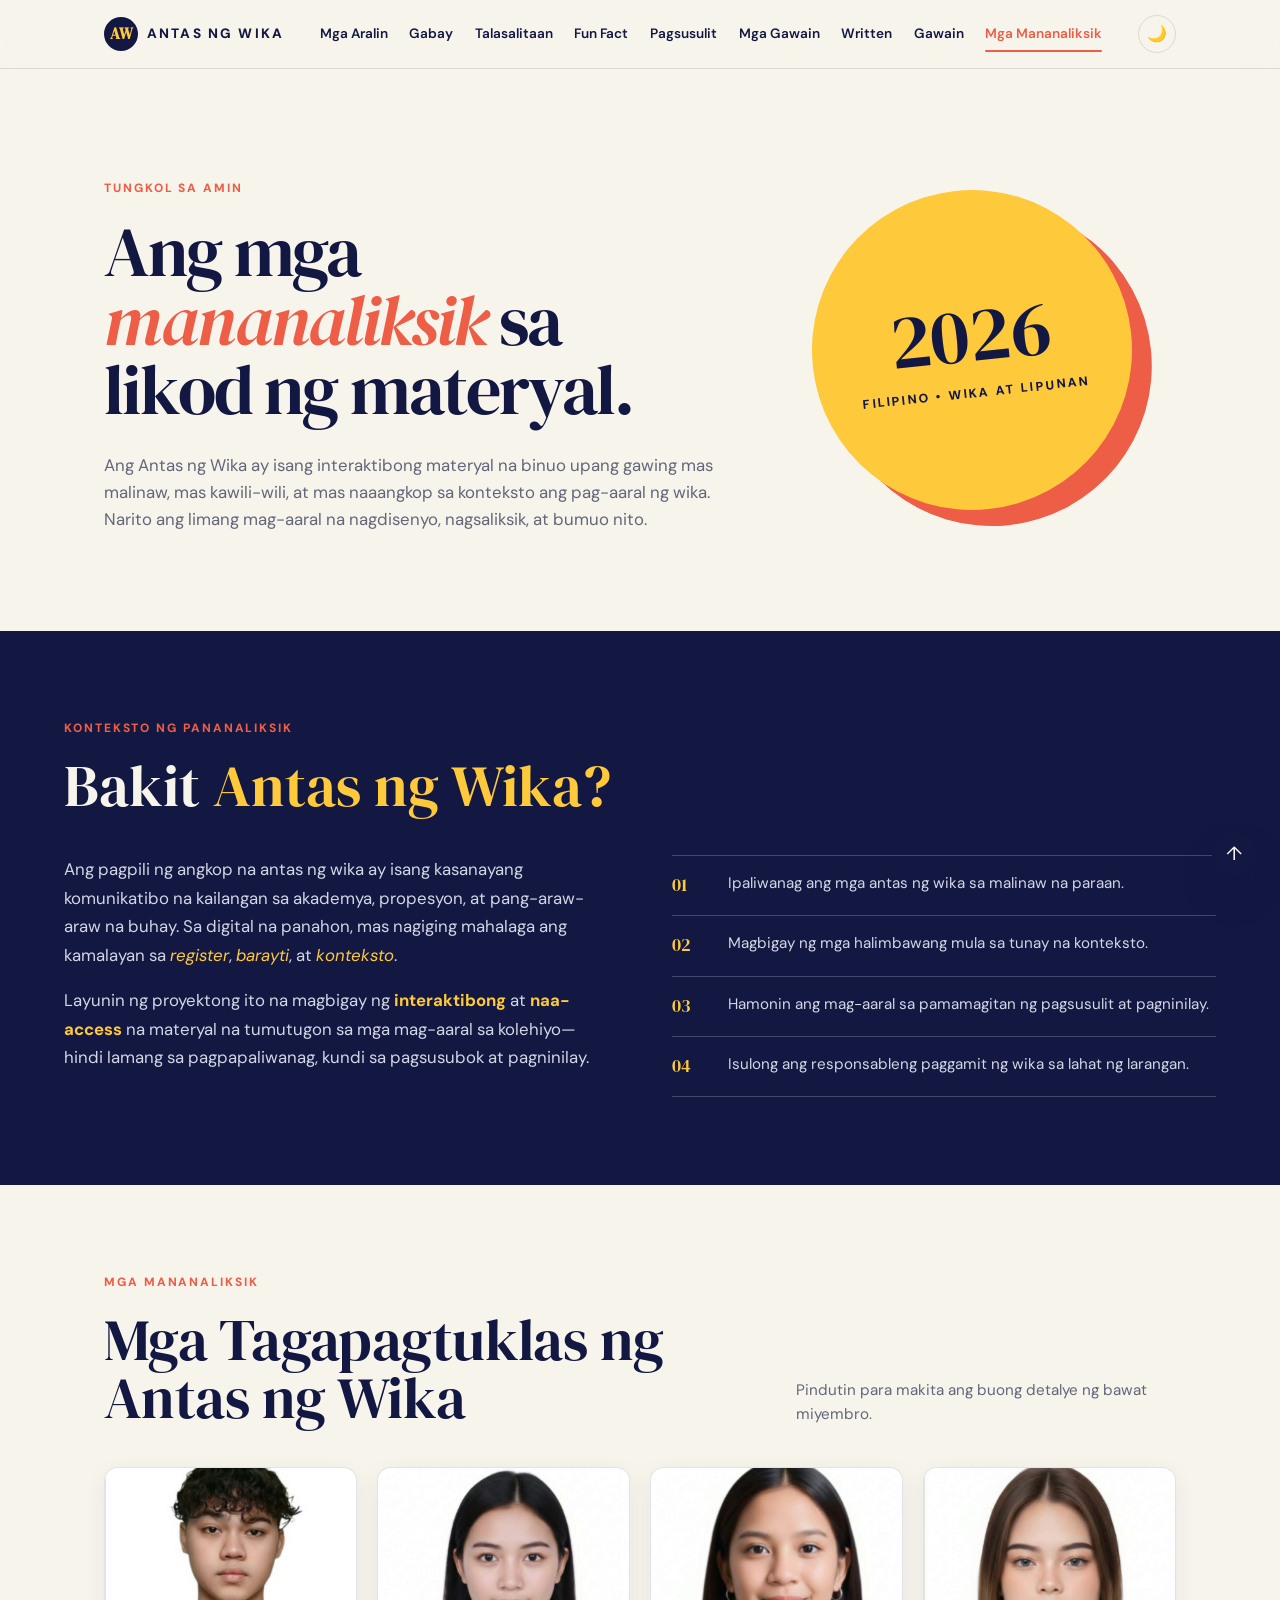
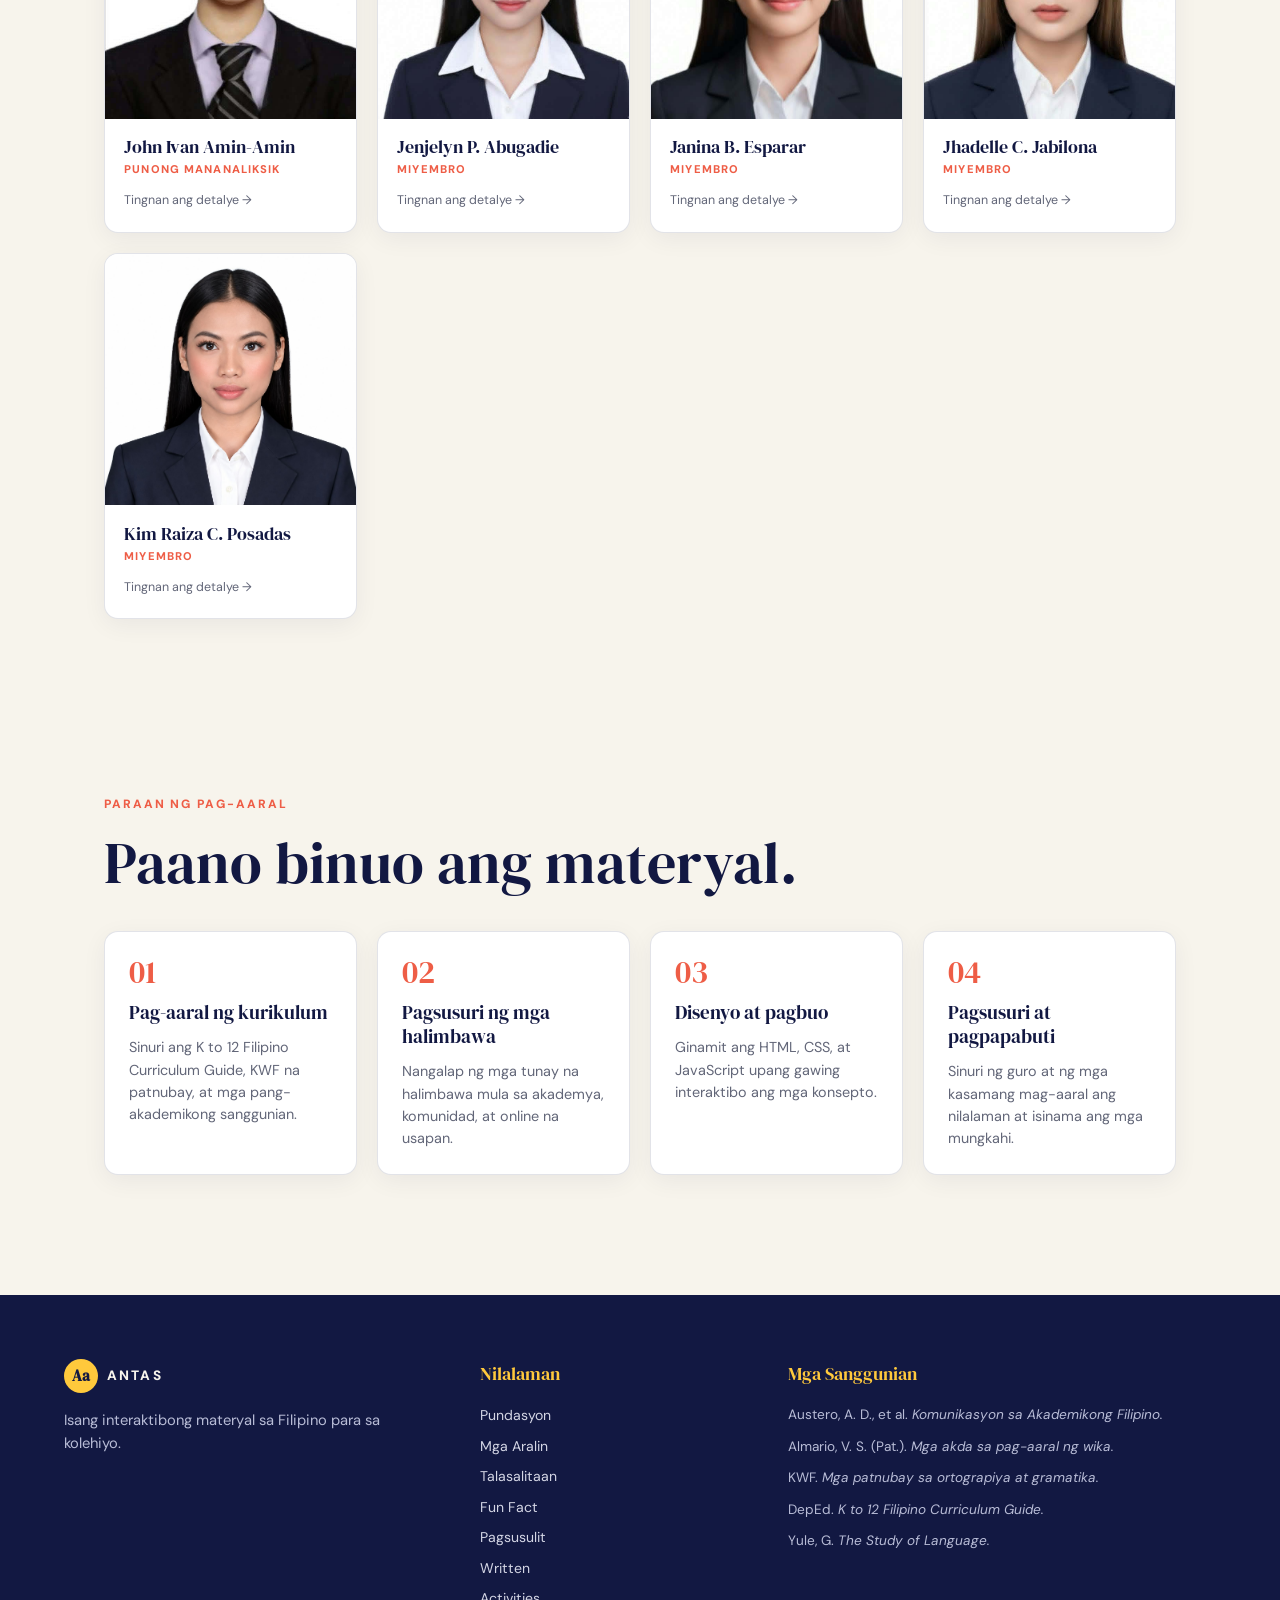
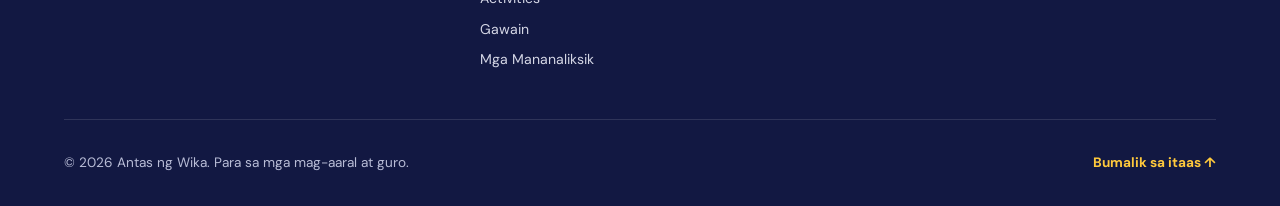
<file: about.html>
<!doctype html>
<html lang="fil">
<head>
  <meta charset="utf-8">
  <meta name="viewport" content="width=device-width,initial-scale=1">
  <meta name="description" content="Tungkol sa mga mananaliksik ng Antas ng Wika.">
  <meta name="theme-color" content="#121842">
  <title>Tungkol sa Amin — Antas ng Wika</title>
  <link rel="icon" type="image/svg+xml" href="data:image/svg+xml,%3Csvg xmlns='http://www.w3.org/2000/svg' viewBox='0 0 64 64'%3E%3Crect width='64' height='64' rx='15' fill='%23121842'/%3E%3Cpath d='M15 19h34v22H31l-10 8v-8h-6z' fill='%23ffc93c'/%3E%3C/svg%3E">
  <link rel="preconnect" href="https://fonts.googleapis.com">
  <link rel="preconnect" href="https://fonts.gstatic.com" crossorigin>
  <link href="https://fonts.googleapis.com/css2?family=DM+Sans:wght@400;500;600;700&family=DM+Serif+Display&display=swap" rel="stylesheet">
  <link rel="stylesheet" href="styles.css">
</head>
<body>
  <a class="skip-link" href="#about-hero">Lumaktaw sa nilalaman</a>
  <div class="reading-progress" aria-hidden="true"><span id="readingBar"></span></div>

  <header class="nav-wrap" id="navWrap">
    <nav class="nav" aria-label="Pangunahing nabigasyon">
      <a class="brand" href="index.html"><span class="brand-mark">AW</span><span>ANTAS NG WIKA</span></a>
      <div class="nav-links" id="navLinks">
        <a href="index.html#aralin">Mga Aralin</a>
        <a href="index.html#gabay">Gabay</a>
        <a href="index.html#talasalitaan">Talasalitaan</a>
        <a href="index.html#funfact">Fun Fact</a>
        <a href="index.html#pagsusulit">Pagsusulit</a>
        <a href="index.html#activities">Mga Gawain</a>
        <a href="pagsusulit.html">Written</a>
        <a href="gawain.html">Gawain</a>
        <a href="about.html" class="active" aria-current="page">Mga Mananaliksik</a>
      </div>
      <div class="nav-tools">
        <button class="icon-btn" id="themeToggle" aria-label="Palitan ang tema" title="Palitan ang tema">
          <span class="theme-icon">🌙</span>
        </button>
        <button class="menu" id="menuBtn" aria-label="Buksan ang menu" aria-expanded="false">☰</button>
      </div>
    </nav>
  </header>

  <main id="main">
    <section id="about-hero" class="about-hero section-pad">
      <div class="about-hero-copy">
        <p class="eyebrow">TUNGKOL SA AMIN</p>
        <h1>Ang mga <em>mananaliksik</em> sa likod ng materyal.</h1>
        <p class="lede">Ang Antas ng Wika ay isang interaktibong materyal na binuo upang gawing mas malinaw, mas kawili-wili, at mas naaangkop sa konteksto ang pag-aaral ng wika. Narito ang limang mag-aaral na nagdisenyo, nagsaliksik, at bumuo nito.</p>
      </div>
      <div class="about-hero-art" aria-hidden="true">
        <div class="about-badge">
          <span class="about-badge-no">2026</span>
          <span class="about-badge-label">Filipino • Wika at Lipunan</span>
        </div>
      </div>
    </section>

    <section class="about-context section-pad">
      <div class="section-kicker">KONTEKSTO NG PANANALIKSIK</div>
      <h2>Bakit <span>Antas ng Wika?</span></h2>
      <div class="about-context-grid">
        <div>
          <p>Ang pagpili ng angkop na antas ng wika ay isang kasanayang komunikatibo na kailangan sa akademya, propesyon, at pang-araw-araw na buhay. Sa digital na panahon, mas nagiging mahalaga ang kamalayan sa <em>register</em>, <em>barayti</em>, at <em>konteksto</em>.</p>
          <p>Layunin ng proyektong ito na magbigay ng <strong>interaktibong</strong> at <strong>naa-access</strong> na materyal na tumutugon sa mga mag-aaral sa kolehiyo—hindi lamang sa pagpapaliwanag, kundi sa pagsusubok at pagninilay.</p>
        </div>
        <ul class="about-goals">
          <li><b>01</b><span>Ipaliwanag ang mga antas ng wika sa malinaw na paraan.</span></li>
          <li><b>02</b><span>Magbigay ng mga halimbawang mula sa tunay na konteksto.</span></li>
          <li><b>03</b><span>Hamonin ang mag-aaral sa pamamagitan ng pagsusulit at pagninilay.</span></li>
          <li><b>04</b><span>Isulong ang responsableng paggamit ng wika sa lahat ng larangan.</span></li>
        </ul>
      </div>
    </section>

    <section class="researchers section-pad">
      <div class="section-head">
        <div>
          <div class="section-kicker">Mga mananaliksik</div>
          <h2>Mga Tagapagtuklas ng Antas ng Wika</h2>
        </div>
        <p>Pindutin para makita ang buong detalye ng bawat miyembro.</p>
      </div>

      <div class="researcher-grid" id="researcherGrid">
        <button class="researcher-card" data-member="m1" style="--av:#ffc93c">
          <span class="researcher-photo"><img src="assets/Ivan.jpeg" alt="Litrato ni John Ivan Amin-Amin" loading="lazy"></span>
          <span class="researcher-info">
            <strong>John Ivan Amin-Amin</strong>
            <em>Punong Mananaliksik</em>
            <span class="researcher-hint">Tingnan ang detalye →</span>
          </span>
        </button>

        <button class="researcher-card" data-member="m2" style="--av:#51c7b8">
          <span class="researcher-photo"><img src="assets/Abugadie.jpeg" alt="Litrato ni Jenjelyn P. Abugadie" loading="lazy"></span>
          <span class="researcher-info">
            <strong>Jenjelyn P. Abugadie</strong>
            <em>Miyembro</em>
            <span class="researcher-hint">Tingnan ang detalye →</span>
          </span>
        </button>

        <button class="researcher-card" data-member="m3" style="--av:#ee5d46">
          <span class="researcher-photo"><img src="assets/Esparar.jpeg" alt="Litrato ni Janina B. Esparar" loading="lazy"></span>
          <span class="researcher-info">
            <strong>Janina B. Esparar</strong>
            <em>Miyembro</em>
            <span class="researcher-hint">Tingnan ang detalye →</span>
          </span>
        </button>

        <button class="researcher-card" data-member="m4" style="--av:#3678e5">
          <span class="researcher-photo"><img src="assets/Jabilona.jpeg" alt="Litrato ni Jhadelle C. Jabilona" loading="lazy"></span>
          <span class="researcher-info">
            <strong>Jhadelle C. Jabilona</strong>
            <em>Miyembro</em>
            <span class="researcher-hint">Tingnan ang detalye →</span>
          </span>
        </button>

        <button class="researcher-card" data-member="m5" style="--av:#8b5cf6">
          <span class="researcher-photo"><img src="assets/kim.jpeg" alt="Litrato ni Kim Raiza C. Posadas" loading="lazy"></span>
          <span class="researcher-info">
            <strong>Kim Raiza C. Posadas</strong>
            <em>Miyembro</em>
            <span class="researcher-hint">Tingnan ang detalye →</span>
          </span>
        </button>
      </div>
    </section>

    <section class="method section-pad">
      <div class="section-kicker">PARAAN NG PAG-AARAL</div>
      <h2>Paano binuo ang materyal.</h2>
      <div class="method-grid">
        <div class="method-card">
          <span class="method-no">01</span>
          <h3>Pag-aaral ng kurikulum</h3>
          <p>Sinuri ang K to 12 Filipino Curriculum Guide, KWF na patnubay, at mga pang-akademikong sanggunian.</p>
        </div>
        <div class="method-card">
          <span class="method-no">02</span>
          <h3>Pagsusuri ng mga halimbawa</h3>
          <p>Nangalap ng mga tunay na halimbawa mula sa akademya, komunidad, at online na usapan.</p>
        </div>
        <div class="method-card">
          <span class="method-no">03</span>
          <h3>Disenyo at pagbuo</h3>
          <p>Ginamit ang HTML, CSS, at JavaScript upang gawing interaktibo ang mga konsepto.</p>
        </div>
        <div class="method-card">
          <span class="method-no">04</span>
          <h3>Pagsusuri at pagpapabuti</h3>
          <p>Sinuri ng guro at ng mga kasamang mag-aaral ang nilalaman at isinama ang mga mungkahi.</p>
        </div>
      </div>
    </section>
  </main>

  <footer class="site-footer">
    <div class="footer-top">
      <div class="footer-brand">
        <a class="brand" href="index.html"><span class="brand-mark">Aa</span><span>ANTAS</span></a>
        <p>Isang interaktibong materyal sa Filipino para sa kolehiyo.</p>
      </div>
      <nav class="footer-nav" aria-label="Footer navigation">
        <div>
          <h4>Nilalaman</h4>
          <ul>
            <li><a href="index.html#gabay">Pundasyon</a></li>
            <li><a href="index.html#aralin">Mga Aralin</a></li>
            <li><a href="index.html#talasalitaan">Talasalitaan</a></li>
            <li><a href="index.html#funfact">Fun Fact</a></li>
            <li><a href="index.html#pagsusulit">Pagsusulit</a></li>
            <li><a href="pagsusulit.html">Written</a></li>
            <li><a href="index.html#activities">Activities</a></li>
            <li><a href="gawain.html">Gawain</a></li>
            <li><a href="about.html">Mga Mananaliksik</a></li>
          </ul>
        </div>
        <div>
          <h4>Mga Sanggunian</h4>
          <ul class="refs">
            <li>Austero, A. D., et al. <em>Komunikasyon sa Akademikong Filipino.</em></li>
            <li>Almario, V. S. (Pat.). <em>Mga akda sa pag-aaral ng wika.</em></li>
            <li>KWF. <em>Mga patnubay sa ortograpiya at gramatika.</em></li>
            <li>DepEd. <em>K to 12 Filipino Curriculum Guide.</em></li>
            <li>Yule, G. <em>The Study of Language.</em></li>
          </ul>
        </div>
      </nav>
    </div>
    <div class="footer-bottom">
      <p>© <span id="year"></span> Antas ng Wika. Para sa mga mag-aaral at guro.</p>
      <a href="#about-hero" class="back-top">Bumalik sa itaas ↑</a>
    </div>
  </footer>

  <button id="backTop" class="back-top-btn" aria-label="Bumalik sa itaas" title="Bumalik sa itaas" hidden>↑</button>

  <dialog id="memberDialog" aria-labelledby="memberName">
    <button class="dialog-close" aria-label="Isara">×</button>
    <div id="memberContent"></div>
  </dialog>

  <script src="script.js"></script>
</body>
</html>
</file>
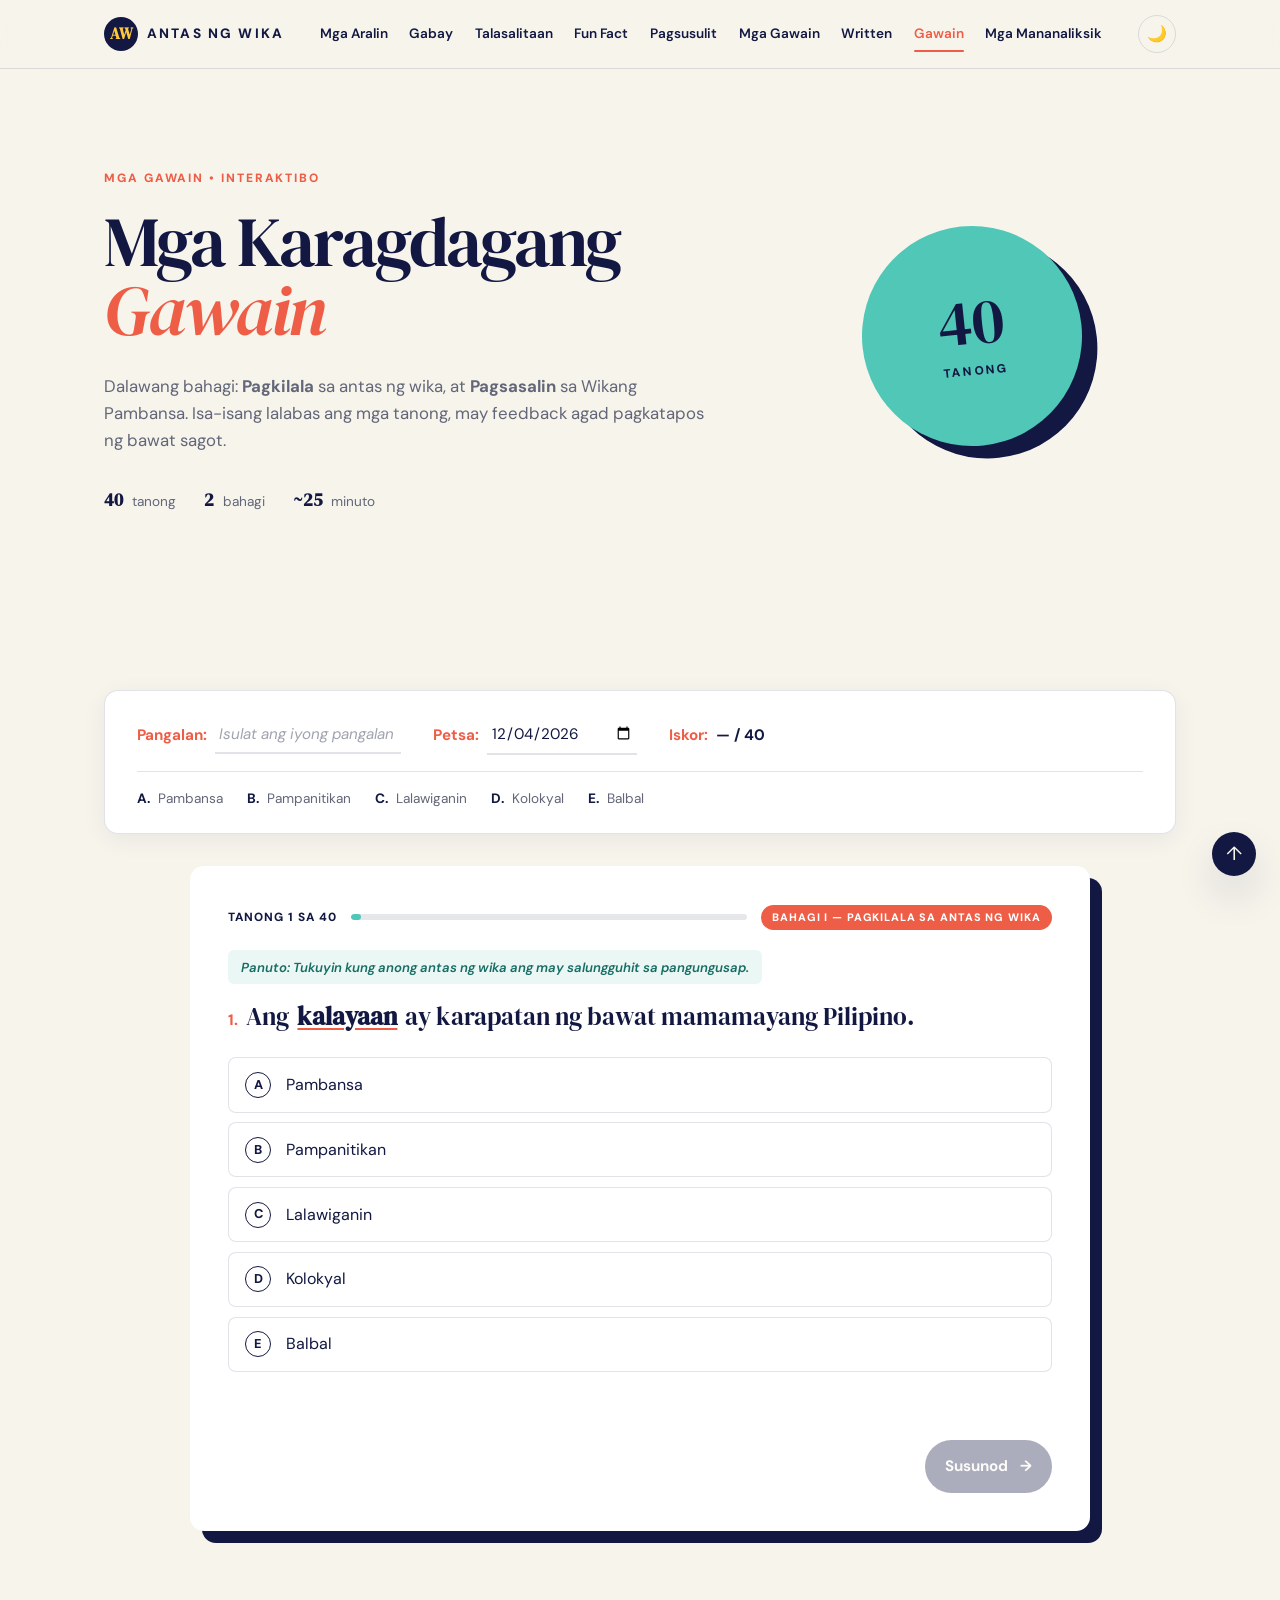
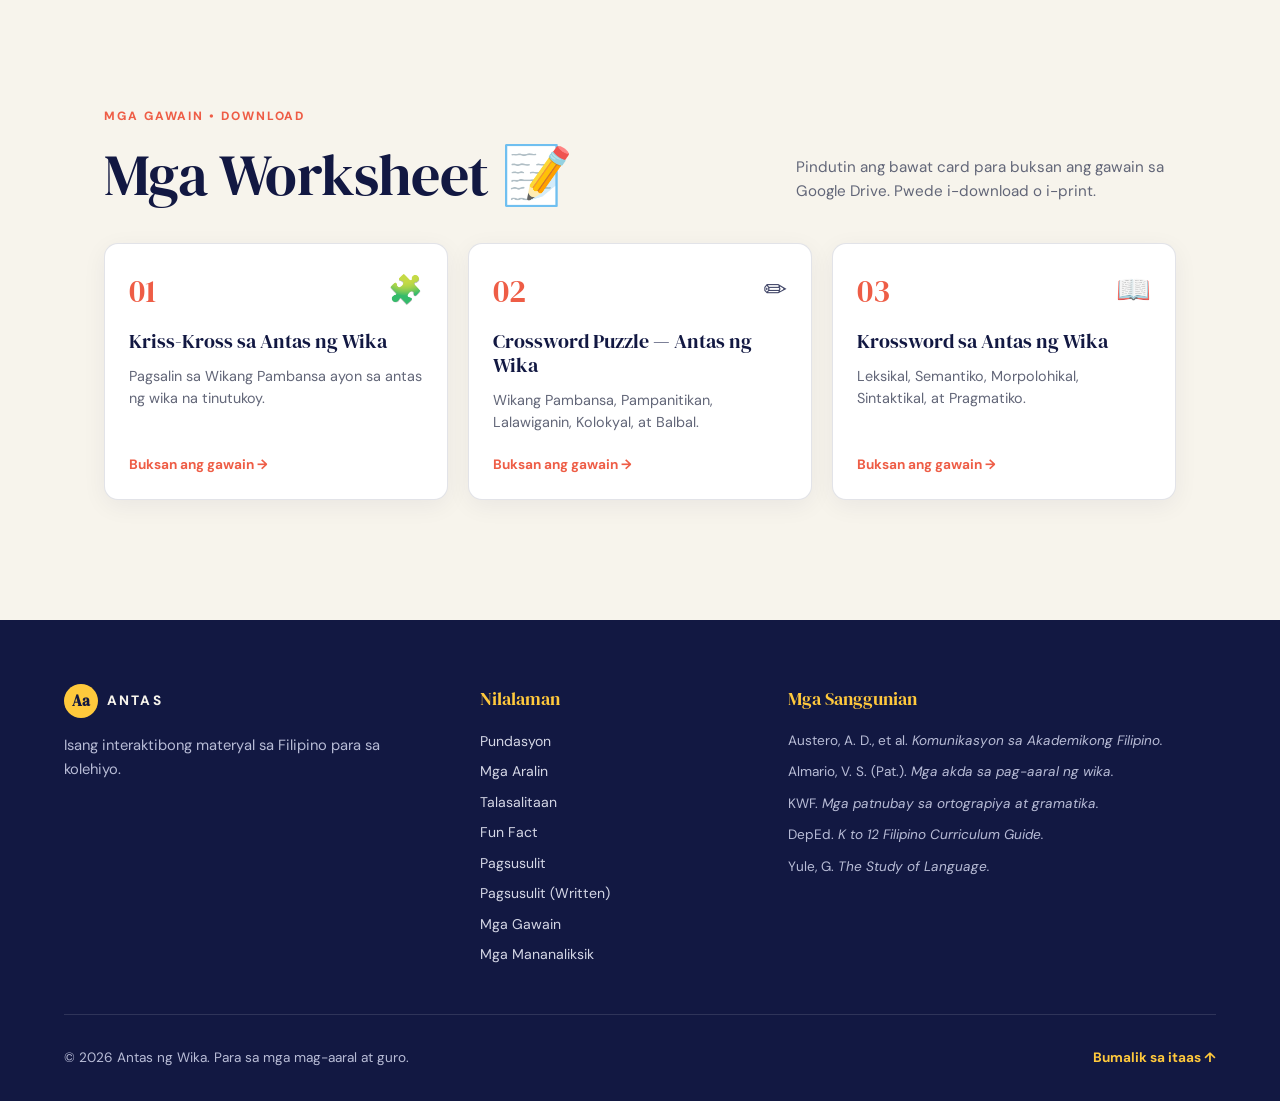
<file: gawain.html>
<!doctype html>
<html lang="fil">
<head>
  <meta charset="utf-8">
  <meta name="viewport" content="width=device-width,initial-scale=1">
  <meta name="description" content="Mga karagdagang gawain sa Antas ng Wika — identification at pagsasalin.">
  <meta name="theme-color" content="#121842">
  <title>Mga Gawain — Antas ng Wika</title>
  <link rel="icon" type="image/svg+xml" href="data:image/svg+xml,%3Csvg xmlns='http://www.w3.org/2000/svg' viewBox='0 0 64 64'%3E%3Crect width='64' height='64' rx='15' fill='%23121842'/%3E%3Cpath d='M15 19h34v22H31l-10 8v-8h-6z' fill='%23ffc93c'/%3E%3C/svg%3E">
  <link rel="preconnect" href="https://fonts.googleapis.com">
  <link rel="preconnect" href="https://fonts.gstatic.com" crossorigin>
  <link href="https://fonts.googleapis.com/css2?family=DM+Sans:wght@400;500;600;700&family=DM+Serif+Display&display=swap" rel="stylesheet">
  <link rel="stylesheet" href="styles.css">
</head>
<body>
  <a class="skip-link" href="#simula">Lumaktaw sa nilalaman</a>
  <div class="reading-progress" aria-hidden="true"><span id="readingBar"></span></div>

  <header class="nav-wrap" id="navWrap">
    <nav class="nav" aria-label="Pangunahing nabigasyon">
      <a class="brand" href="index.html"><span class="brand-mark">AW</span><span>ANTAS NG WIKA</span></a>
      <div class="nav-links" id="navLinks">
        <a href="index.html#aralin">Mga Aralin</a>
        <a href="index.html#gabay">Gabay</a>
        <a href="index.html#talasalitaan">Talasalitaan</a>
        <a href="index.html#funfact">Fun Fact</a>
        <a href="index.html#pagsusulit">Pagsusulit</a>
        <a href="index.html#activities">Mga Gawain</a>
        <a href="pagsusulit.html">Written</a>
        <a href="gawain.html" class="active" aria-current="page">Gawain</a>
        <a href="about.html">Mga Mananaliksik</a>
      </div>
      <div class="nav-tools">
        <button class="icon-btn" id="themeToggle" aria-label="Palitan ang tema"><span class="theme-icon">🌙</span></button>
        <button class="menu" id="menuBtn" aria-label="Buksan ang menu" aria-expanded="false">☰</button>
      </div>
    </nav>
  </header>

  <main id="main">
    <!-- HERO -->
    <section id="simula" class="written-hero section-pad">
      <div class="written-hero-copy">
        <p class="eyebrow">MGA GAWAIN • INTERAKTIBO</p>
        <h1>Mga Karagdagang <em>Gawain</em></h1>
        <p class="lede">Dalawang bahagi: <strong>Pagkilala</strong> sa antas ng wika, at <strong>Pagsasalin</strong> sa Wikang Pambansa. Isa-isang lalabas ang mga tanong, may feedback agad pagkatapos ng bawat sagot.</p>
        <div class="hero-meta">
          <span><b>40</b> tanong</span>
          <span><b>2</b> bahagi</span>
          <span><b>~25</b> minuto</span>
        </div>
      </div>
      <div class="written-hero-art" aria-hidden="true">
        <div class="written-badge">
          <span class="written-badge-no">40</span>
          <span class="written-badge-label">Tanong</span>
        </div>
      </div>
    </section>

    <!-- GAWAIN (Sequential) -->
    <section class="written-quiz section-pad">
      <div class="written-quiz-header">
        <div class="written-quiz-info">
          <label class="written-field">
            <span><b>Pangalan:</b></span>
            <input type="text" id="studentName" placeholder="Isulat ang iyong pangalan" autocomplete="name">
          </label>
          <label class="written-field">
            <span><b>Petsa:</b></span>
            <input type="date" id="studentDate">
          </label>
          <span class="written-score-display"><b>Iskor:</b> <span id="headerScore">— / 40</span></span>
        </div>
        <div class="written-quiz-legend" id="legendDynamic">
          <span><b>A.</b> Pambansa</span>
          <span><b>B.</b> Pampanitikan</span>
          <span><b>C.</b> Lalawiganin</span>
          <span><b>D.</b> Kolokyal</span>
          <span><b>E.</b> Balbal</span>
        </div>
      </div>

      <div class="written-card" id="gawainCard">
        <div class="written-top">
          <span id="gawainCount">Tanong 1 sa 40</span>
          <div class="progress"><i id="gawainProgressBar"></i></div>
          <span class="written-section-tag" id="gawainSectionTag">Bahagi I</span>
        </div>

        <p class="written-instruction" id="gawainInstruction"></p>
        <h3 id="gawainQuestion"></h3>

        <div id="gawainAnswers" class="written-answers" role="group" aria-label="Mga pagpipilian"></div>

        <div id="gawainFeedback" class="written-feedback-box" aria-live="polite"></div>

        <div class="written-card-actions">
          <button id="gawainNextBtn" class="button primary next" disabled>Susunod <span>→</span></button>
        </div>
      </div>

      <!-- Result -->
      <div class="written-card result" id="gawainResult" hidden>
        <p class="eyebrow">RESULTA</p>
        <div class="written-result-score">
          <span id="finalGawainScore">0</span><small>/ 40</small>
        </div>
        <h3 id="gawainResultTitle"></h3>
        <p id="gawainResultText"></p>

        <div class="result-share-info">
          <p><b>Pangalan:</b> <span id="resultName">—</span></p>
          <p><b>Petsa:</b> <span id="resultDate">—</span></p>
        </div>

        <div class="written-result-actions">
          <button id="restartGawainBtn" class="button primary">Subukan muli ↻</button>
          <button id="shareGawainQuiz" class="button ghost">📤 I-send sa Chat</button>
          <button id="copyGawainQuiz" class="button ghost">📋 Kopyahin</button>
        </div>

        <p class="share-hint" id="shareHint" hidden>✓ Nakopya na sa clipboard!</p>
      </div>
    </section>

    <!-- ACTIVITY SHEETS (GDrive) -->
    <section id="activities" class="activities section-pad">
      <div class="section-head">
        <div>
          <div class="section-kicker">MGA GAWAIN • DOWNLOAD</div>
          <h2>Mga Worksheet 📝</h2>
        </div>
        <p>Pindutin ang bawat card para buksan ang gawain sa Google Drive. Pwede i-download o i-print.</p>
      </div>

      <div class="activity-grid">
        <a class="activity-card" href="https://drive.google.com/drive/folders/1_UHp1W0NKcNYYNV2c-ffhXE_CcPCC1iv?usp=sharing" target="_blank" rel="noopener">
          <div class="activity-card-header">
            <span class="activity-no">01</span>
            <span class="activity-icon">🧩</span>
          </div>
          <h3>Kriss-Kross sa Antas ng Wika</h3>
          <p>Pagsalin sa Wikang Pambansa ayon sa antas ng wika na tinutukoy.</p>
          <span class="activity-link">Buksan ang gawain →</span>
        </a>

        <a class="activity-card" href="https://drive.google.com/drive/folders/14_Mtifp3s-qRUH-Sgj4Ry2ItYEQTswvJ?usp=sharing" target="_blank" rel="noopener">
          <div class="activity-card-header">
            <span class="activity-no">02</span>
            <span class="activity-icon">✏️</span>
          </div>
          <h3>Crossword Puzzle — Antas ng Wika</h3>
          <p>Wikang Pambansa, Pampanitikan, Lalawiganin, Kolokyal, at Balbal.</p>
          <span class="activity-link">Buksan ang gawain →</span>
        </a>

        <a class="activity-card" href="https://drive.google.com/drive/folders/1dbS5xcfG0el6M5eGa3m5Sx5JwdPXwUOf?usp=sharing" target="_blank" rel="noopener">
          <div class="activity-card-header">
            <span class="activity-no">03</span>
            <span class="activity-icon">📖</span>
          </div>
          <h3>Krossword sa Antas ng Wika</h3>
          <p>Leksikal, Semantiko, Morpolohikal, Sintaktikal, at Pragmatiko.</p>
          <span class="activity-link">Buksan ang gawain →</span>
        </a>
      </div>
    </section>
  </main>

  <footer class="site-footer">
    <div class="footer-top">
      <div class="footer-brand">
        <a class="brand" href="index.html"><span class="brand-mark">Aa</span><span>ANTAS</span></a>
        <p>Isang interaktibong materyal sa Filipino para sa kolehiyo.</p>
      </div>
      <nav class="footer-nav" aria-label="Footer navigation">
        <div>
          <h4>Nilalaman</h4>
          <ul>
            <li><a href="index.html#gabay">Pundasyon</a></li>
            <li><a href="index.html#aralin">Mga Aralin</a></li>
            <li><a href="index.html#talasalitaan">Talasalitaan</a></li>
            <li><a href="index.html#funfact">Fun Fact</a></li>
            <li><a href="index.html#pagsusulit">Pagsusulit</a></li>
            <li><a href="pagsusulit.html">Pagsusulit (Written)</a></li>
            <li><a href="gawain.html">Mga Gawain</a></li>
            <li><a href="about.html">Mga Mananaliksik</a></li>
          </ul>
        </div>
        <div>
          <h4>Mga Sanggunian</h4>
          <ul class="refs">
            <li>Austero, A. D., et al. <em>Komunikasyon sa Akademikong Filipino.</em></li>
            <li>Almario, V. S. (Pat.). <em>Mga akda sa pag-aaral ng wika.</em></li>
            <li>KWF. <em>Mga patnubay sa ortograpiya at gramatika.</em></li>
            <li>DepEd. <em>K to 12 Filipino Curriculum Guide.</em></li>
            <li>Yule, G. <em>The Study of Language.</em></li>
          </ul>
        </div>
      </nav>
    </div>
    <div class="footer-bottom">
      <p>© <span id="year"></span> Antas ng Wika. Para sa mga mag-aaral at guro.</p>
      <a href="#simula" class="back-top">Bumalik sa itaas ↑</a>
    </div>
  </footer>

  <button id="backTop" class="back-top-btn" aria-label="Bumalik sa itaas" title="Bumalik sa itaas" hidden>↑</button>
  <div id="confetti" class="confetti" aria-hidden="true"></div>
  <script src="script.js"></script>
  <script src="gawain.js"></script>
</body>
</html>
</file>
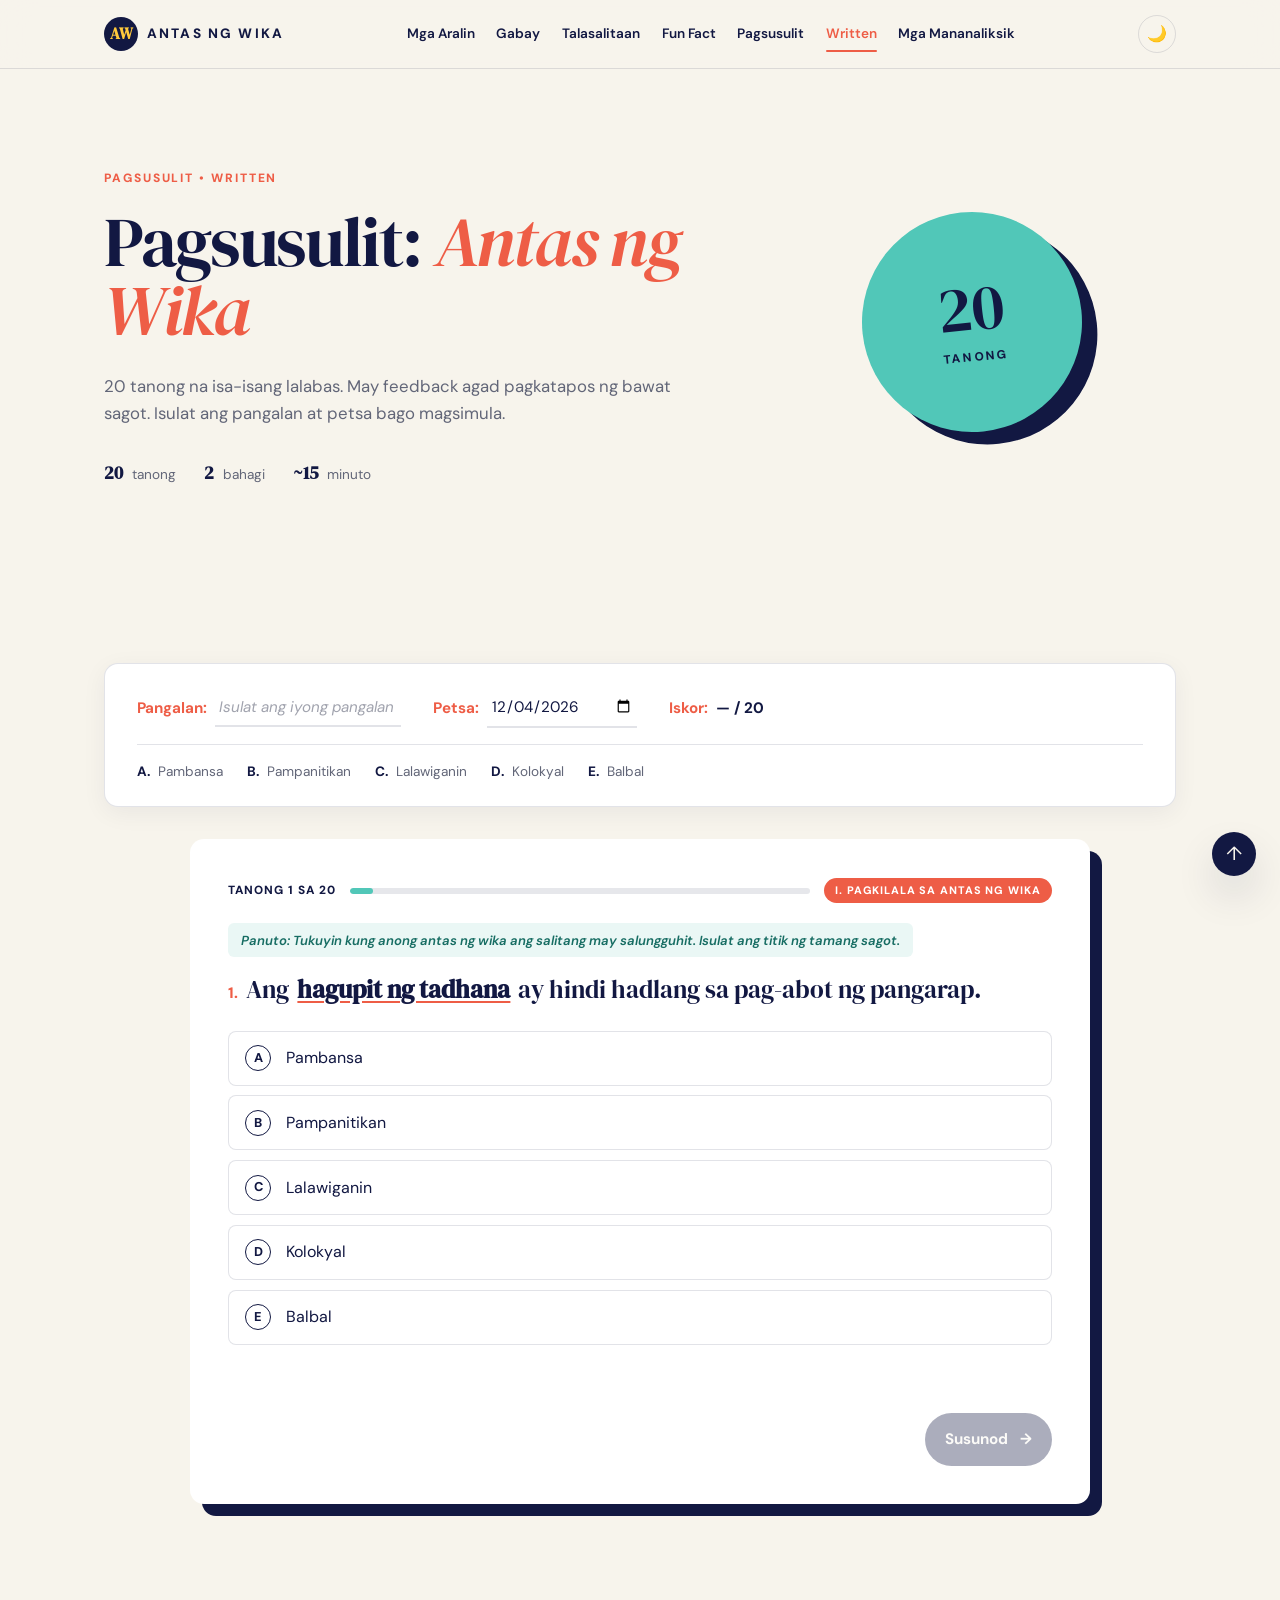
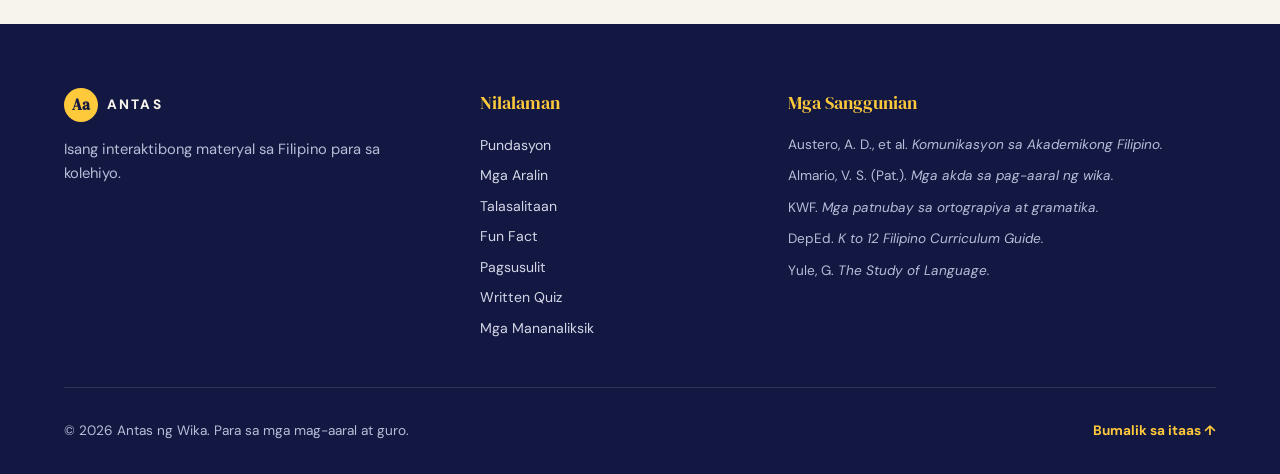
<file: pagsusulit.html>
<!doctype html>
<html lang="fil">
<head>
  <meta charset="utf-8">
  <meta name="viewport" content="width=device-width,initial-scale=1">
  <meta name="description" content="20 tanong na written quiz tungkol sa Antas ng Wika — isa-isa, may feedback.">
  <meta name="theme-color" content="#121842">
  <title>Pagsusulit — Antas ng Wika</title>
  <link rel="icon" type="image/svg+xml" href="data:image/svg+xml,%3Csvg xmlns='http://www.w3.org/2000/svg' viewBox='0 0 64 64'%3E%3Crect width='64' height='64' rx='15' fill='%23121842'/%3E%3Cpath d='M15 19h34v22H31l-10 8v-8h-6z' fill='%23ffc93c'/%3E%3C/svg%3E">
  <link rel="preconnect" href="https://fonts.googleapis.com">
  <link rel="preconnect" href="https://fonts.gstatic.com" crossorigin>
  <link href="https://fonts.googleapis.com/css2?family=DM+Sans:wght@400;500;600;700&family=DM+Serif+Display&display=swap" rel="stylesheet">
  <link rel="stylesheet" href="styles.css">
</head>
<body>
  <a class="skip-link" href="#simula">Lumaktaw sa nilalaman</a>
  <div class="reading-progress" aria-hidden="true"><span id="readingBar"></span></div>

  <header class="nav-wrap" id="navWrap">
    <nav class="nav" aria-label="Pangunahing nabigasyon">
      <a class="brand" href="index.html"><span class="brand-mark">AW</span><span>ANTAS NG WIKA</span></a>
      <div class="nav-links" id="navLinks">
        <a href="index.html#aralin">Mga Aralin</a>
        <a href="index.html#gabay">Gabay</a>
        <a href="index.html#talasalitaan">Talasalitaan</a>
        <a href="index.html#funfact">Fun Fact</a>
        <a href="index.html#pagsusulit">Pagsusulit</a>
        <a href="pagsusulit.html" class="active" aria-current="page">Written</a>
        <a href="about.html">Mga Mananaliksik</a>
      </div>
      <div class="nav-tools">
        <button class="icon-btn" id="themeToggle" aria-label="Palitan ang tema"><span class="theme-icon">🌙</span></button>
        <button class="menu" id="menuBtn" aria-label="Buksan ang menu" aria-expanded="false">☰</button>
      </div>
    </nav>
  </header>

  <main id="main">
    <section id="simula" class="written-hero section-pad">
      <div class="written-hero-copy">
        <p class="eyebrow">PAGSUSULIT • WRITTEN</p>
        <h1>Pagsusulit: <em>Antas ng Wika</em></h1>
        <p class="lede">20 tanong na isa-isang lalabas. May feedback agad pagkatapos ng bawat sagot. Isulat ang pangalan at petsa bago magsimula.</p>
        <div class="hero-meta">
          <span><b>20</b> tanong</span>
          <span><b>2</b> bahagi</span>
          <span><b>~15</b> minuto</span>
        </div>
      </div>
      <div class="written-hero-art" aria-hidden="true">
        <div class="written-badge">
          <span class="written-badge-no">20</span>
          <span class="written-badge-label">Tanong</span>
        </div>
      </div>
    </section>

    <section class="written-quiz section-pad">
      <div class="written-quiz-header">
        <div class="written-quiz-info">
          <label class="written-field">
            <span><b>Pangalan:</b></span>
            <input type="text" id="studentName" placeholder="Isulat ang iyong pangalan" autocomplete="name">
          </label>
          <label class="written-field">
            <span><b>Petsa:</b></span>
            <input type="date" id="studentDate">
          </label>
          <span class="written-score-display"><b>Iskor:</b> <span id="headerScore">— / 20</span></span>
        </div>
        <div class="written-quiz-legend">
          <span><b>A.</b> Pambansa</span>
          <span><b>B.</b> Pampanitikan</span>
          <span><b>C.</b> Lalawiganin</span>
          <span><b>D.</b> Kolokyal</span>
          <span><b>E.</b> Balbal</span>
        </div>
      </div>

      <div class="written-card" id="writtenCard">
        <div class="written-top">
          <span id="writtenCount">Tanong 1 sa 20</span>
          <div class="progress"><i id="writtenProgressBar"></i></div>
          <span class="written-section-tag" id="writtenSectionTag">Bahagi I</span>
        </div>

        <p class="written-instruction" id="writtenInstruction"></p>
        <h3 id="writtenQuestion"></h3>

        <div id="writtenAnswers" class="written-answers" role="group" aria-label="Mga pagpipilian"></div>

        <div id="writtenFeedback" class="written-feedback-box" aria-live="polite"></div>

        <div class="written-card-actions">
          <button id="writtenNextBtn" class="button primary next" disabled>Susunod <span>→</span></button>
        </div>
      </div>

      <div class="written-card result" id="writtenResult" hidden>
        <p class="eyebrow">RESULTA</p>
        <div class="written-result-score">
          <span id="finalWrittenScore">0</span><small>/ 20</small>
        </div>
        <h3 id="writtenResultTitle"></h3>
        <p id="writtenResultText"></p>

        <div class="result-share-info">
          <p><b>Pangalan:</b> <span id="resultName">—</span></p>
          <p><b>Petsa:</b> <span id="resultDate">—</span></p>
        </div>

        <div class="written-result-actions">
          <button id="restartWrittenBtn" class="button primary">Subukan muli ↻</button>
          <button id="shareWrittenQuiz" class="button ghost">📤 I-send sa Chat</button>
          <button id="copyWrittenQuiz" class="button ghost">📋 Kopyahin</button>
        </div>

        <p class="share-hint" id="shareHint" hidden>✓ Nakopya na sa clipboard!</p>
      </div>
    </section>
  </main>

  <footer class="site-footer">
    <div class="footer-top">
      <div class="footer-brand">
        <a class="brand" href="index.html"><span class="brand-mark">Aa</span><span>ANTAS</span></a>
        <p>Isang interaktibong materyal sa Filipino para sa kolehiyo.</p>
      </div>
      <nav class="footer-nav" aria-label="Footer navigation">
        <div>
          <h4>Nilalaman</h4>
          <ul>
            <li><a href="index.html#gabay">Pundasyon</a></li>
            <li><a href="index.html#aralin">Mga Aralin</a></li>
            <li><a href="index.html#talasalitaan">Talasalitaan</a></li>
            <li><a href="index.html#funfact">Fun Fact</a></li>
            <li><a href="index.html#pagsusulit">Pagsusulit</a></li>
            <li><a href="pagsusulit.html">Written Quiz</a></li>
            <li><a href="about.html">Mga Mananaliksik</a></li>
          </ul>
        </div>
        <div>
          <h4>Mga Sanggunian</h4>
          <ul class="refs">
            <li>Austero, A. D., et al. <em>Komunikasyon sa Akademikong Filipino.</em></li>
            <li>Almario, V. S. (Pat.). <em>Mga akda sa pag-aaral ng wika.</em></li>
            <li>KWF. <em>Mga patnubay sa ortograpiya at gramatika.</em></li>
            <li>DepEd. <em>K to 12 Filipino Curriculum Guide.</em></li>
            <li>Yule, G. <em>The Study of Language.</em></li>
          </ul>
        </div>
      </nav>
    </div>
    <div class="footer-bottom">
      <p>© <span id="year"></span> Antas ng Wika. Para sa mga mag-aaral at guro.</p>
      <a href="#simula" class="back-top">Bumalik sa itaas ↑</a>
    </div>
  </footer>

  <button id="backTop" class="back-top-btn" aria-label="Bumalik sa itaas" title="Bumalik sa itaas" hidden>↑</button>
  <div id="confetti" class="confetti" aria-hidden="true"></div>
  <script src="script.js"></script>
</body>
</html>
</file>
<file: styles.css>
/* =========================================================
   ANTAS NG WIKA — Styles
   ========================================================= */

:root {
  --ink: #121842;
  --paper: #f7f4ec;
  --coral: #ee5d46;
  --yellow: #ffc93c;
  --teal: #51c7b8;
  --blue: #3678e5;
  --purple: #8b5cf6;
  --pink: #ec4899;
  --white: #fff;
  --muted: #626678;
  --card: #ffffff;
  --border: rgba(18, 24, 66, .12);
  --shadow: 0 6px 24px rgba(18, 24, 66, .06);
  --shadow-lg: 0 20px 40px rgba(18, 24, 66, .12);
  --radius: 14px;
  --radius-sm: 8px;
  --maxw: 1200px;
  --nav-h: 68px;
}

body.dark {
  --ink: #f7f4ec;
  --paper: #0f1230;
  --muted: #a8acc4;
  --card: #1a1f44;
  --border: rgba(247, 244, 236, .14);
  --shadow: 0 6px 24px rgba(0, 0, 0, .4);
  --shadow-lg: 0 20px 40px rgba(0, 0, 0, .5);
}
body.dark .nav-wrap { background: rgba(15, 18, 48, .85); }
body.dark .concept { background: #05072a; }
body.dark .quiz-section { background: #b9452e; }
body.dark .example { background: #232a5c; color: #f0f0f5; }
body.dark .scenario { background: #1c3a37; color: #7fded0; }
body.dark .answer.correct { background: #1c4a3a; border-color: #2e9c74; color: #b8f0d6; }
body.dark .answer.wrong { background: #4a1c1c; border-color: #b94040; color: #ffc9c9; }

* { box-sizing: border-box; }
html { scroll-behavior: smooth; scroll-padding-top: calc(var(--nav-h) + 20px); }
body {
  margin: 0;
  background: var(--paper);
  color: var(--ink);
  font-family: "DM Sans", system-ui, sans-serif;
  font-size: 16px;
  line-height: 1.6;
  transition: background .3s, color .3s;
  -webkit-font-smoothing: antialiased;
  overflow-x: hidden;
}
a { color: inherit; text-decoration: none; }
button { font: inherit; cursor: pointer; }
img { max-width: 100%; display: block; }

.skip-link {
  position: absolute; left: -9999px; top: 0;
  background: var(--ink); color: var(--paper);
  padding: .75rem 1rem; z-index: 200;
  border-radius: 0 0 8px 0;
}
.skip-link:focus { left: 0; }

.section-pad {
  padding: 5.5rem max(5vw, 1.25rem);
  max-width: var(--maxw);
  margin: 0 auto;
  width: 100%;
}

/* ============ READING PROGRESS ============ */
.reading-progress {
  position: fixed; top: 0; left: 0; right: 0;
  height: 3px; z-index: 100;
  background: transparent;
  pointer-events: none;
}
.reading-progress span {
  display: block; height: 100%; width: 0%;
  background: linear-gradient(90deg, var(--coral), var(--yellow), var(--teal));
  transition: width .1s linear;
}

/* ============ NAV ============ */
.nav-wrap {
  position: sticky; top: 0; z-index: 90;
  background: rgba(247, 244, 236, .92);
  backdrop-filter: blur(16px);
  -webkit-backdrop-filter: blur(16px);
  border-bottom: 1px solid var(--border);
  transition: transform .3s ease;
}
.nav-wrap.nav-hidden { transform: translateY(-100%); }
.nav {
  height: var(--nav-h); max-width: var(--maxw); margin: 0 auto;
  display: flex; align-items: center; justify-content: space-between;
  padding: 0 max(5vw, 1.25rem);
  gap: 1rem;
}
.brand {
  display: inline-flex; align-items: center; gap: .55rem;
  font-weight: 800; letter-spacing: .16em; font-size: .85rem;
  flex-shrink: 0;
}
.brand-mark {
  display: grid; place-items: center; width: 34px; height: 34px;
  background: var(--ink); color: var(--yellow); border-radius: 50%;
  font-family: "DM Serif Display", serif; letter-spacing: 0; font-size: .95rem;
}
.nav-links {
  display: flex; align-items: center; gap: 1.35rem;
  font-weight: 600; font-size: .85rem;
}
.nav-links a {
  position: relative; padding: .35rem 0;
  transition: color .2s;
}
.nav-links a:hover { color: var(--coral); }
.nav-links a.active { color: var(--coral); }
.nav-links a.active::after {
  content: ""; position: absolute; left: 0; right: 0; bottom: -2px;
  height: 2px; background: var(--coral); border-radius: 2px;
}
.nav-tools { display: flex; align-items: center; gap: .5rem; flex-shrink: 0; }
.icon-btn {
  border: 1px solid var(--border); background: transparent; color: var(--ink);
  width: 38px; height: 38px; border-radius: 50%;
  display: grid; place-items: center; font-size: 1rem;
  transition: background .2s, color .2s, transform .2s;
}
.icon-btn:hover { background: var(--ink); color: var(--paper); transform: scale(1.05); }
.menu {
  display: none; border: 0; background: none;
  font-size: 1.4rem; color: var(--ink); padding: .3rem;
}

/* ============ HERO ============ */
.hero {
  min-height: calc(100vh - var(--nav-h));
  display: grid;
  grid-template-columns: minmax(0, 1.05fr) minmax(0, .95fr);
  align-items: center;
  gap: 4vw;
  overflow: hidden;
}
.hero-copy { max-width: 640px; }
.eyebrow, .section-kicker {
  font-size: .75rem; letter-spacing: .16em; font-weight: 800;
  color: var(--coral); margin-bottom: 1.2rem;
  text-transform: uppercase;
}
.hero h1, .concept h2, .section-head h2, .compare h2,
.quiz-intro h2, .glossary h2, .funfact h2 {
  font-family: "DM Serif Display", serif;
  font-weight: 400; line-height: 1; margin: 0;
  letter-spacing: -.01em;
}
.hero h1 { font-size: clamp(2.4rem, 5.5vw, 5rem); letter-spacing: -.035em; line-height: 1.02; }
.hero h1 em { color: var(--coral); font-weight: 400; font-style: italic; }
.lede {
  max-width: 560px; font-size: 1.05rem;
  color: var(--muted); margin: 1.75rem 0;
}
.hero-actions {
  display: flex; align-items: center; gap: 1.5rem;
  flex-wrap: wrap;
}
.button {
  border: 0; border-radius: 100px;
  padding: .9rem 1.25rem;
  font-weight: 700; font-size: .95rem;
  display: inline-flex; align-items: center; gap: .75rem;
  transition: background .2s, color .2s, transform .2s;
  white-space: nowrap;
}
.button.primary { background: var(--ink); color: var(--paper); }
.button.primary:hover { background: var(--coral); color: #fff; }
.button.ghost {
  background: transparent; color: var(--ink);
  border: 1.5px solid var(--ink);
}
.button.ghost:hover { background: var(--ink); color: var(--paper); }
.text-link {
  font-weight: 700; font-size: .95rem;
  border-bottom: 1px solid transparent;
  transition: border-color .2s, color .2s;
}
.text-link:hover { color: var(--coral); border-bottom-color: var(--coral); }
.text-link.small { font-size: .85rem; }
.hero-meta {
  display: flex; gap: 1.75rem; margin-top: 2rem;
  color: var(--muted); font-size: .85rem; flex-wrap: wrap;
}
.hero-meta b { color: var(--ink); font-family: "DM Serif Display", serif; font-size: 1.1rem; margin-right: .3rem; }

.hero-art { min-height: 480px; position: relative; }
.sun {
  position: absolute; inset: 15% 10% 10% 15%;
  background: var(--yellow); border-radius: 50%;
  display: grid; place-content: center; text-align: center;
  font-family: "DM Serif Display", serif;
  font-size: clamp(1.8rem, 4.5vw, 4.5rem);
  transform: rotate(-7deg);
  box-shadow: 26px 26px 0 var(--coral);
  line-height: .85;
  color: #121842;
}
.sun span {
  font-family: "DM Sans", sans-serif;
  font-size: .7rem; text-transform: uppercase;
  letter-spacing: .18em; margin-top: 1rem;
  color: #121842;
}
.orbit {
  position: absolute; z-index: 2;
  background: #fff; color: #121842;
  border: 2px solid #121842; border-radius: 100px;
  padding: .85rem 1.2rem;
  font-weight: 700; font-size: .85rem;
  box-shadow: 6px 6px 0 #121842;
  white-space: nowrap;
}
.orbit-one { right: 3%; top: 5%; transform: rotate(8deg); }
.orbit-two { left: 1%; bottom: 8%; transform: rotate(-8deg); background: var(--teal); }
.orbit-three { right: 0; bottom: 22%; }

/* ============ CONCEPT ============ */
.concept {
  background: var(--ink); color: var(--paper);
  max-width: none;
  padding-left: max(5vw, 1.25rem);
  padding-right: max(5vw, 1.25rem);
}
.concept .section-kicker { color: var(--coral); }
.concept-grid {
  display: grid;
  grid-template-columns: minmax(0, 1fr) minmax(0, 1fr);
  gap: 5vw;
  align-items: start;
}
.concept h2 { font-size: clamp(2.2rem, 4.5vw, 4.6rem); }
.concept h2 span { color: var(--yellow); }
.concept-grid > div > p {
  font-size: 1.05rem; color: #d4d6e5;
  margin-top: 0; margin-bottom: 2rem;
}
.context-strip {
  display: grid; grid-template-columns: repeat(4, 1fr);
  border-top: 1px solid #40466c; border-bottom: 1px solid #40466c;
}
.context-strip span {
  padding: 1rem .6rem;
  border-right: 1px solid #40466c;
  font-size: .85rem;
  display: flex; flex-direction: column; gap: .25rem;
}
.context-strip span:last-child { border-right: 0; }
.context-strip b { color: var(--yellow); font-size: .7rem; font-weight: 800; }

/* ============ SECTION HEAD ============ */
.section-head {
  display: flex;
  justify-content: space-between;
  align-items: flex-end;
  gap: 2.5rem;
  margin-bottom: 2.5rem;
  flex-wrap: wrap;
}
.section-head > div { max-width: 640px; }
.section-head h2, .compare h2, .glossary h2, .funfact h2 {
  font-size: clamp(2rem, 4.5vw, 4rem);
}
.section-head > p {
  max-width: 380px;
  color: var(--muted);
  margin: 0;
  font-size: .95rem;
}

/* ============ LESSONS ============ */
.lesson-grid {
  display: grid;
  grid-template-columns: repeat(auto-fit, minmax(200px, 1fr));
  gap: 1rem;
}
.lesson-grid-5 { grid-template-columns: repeat(auto-fit, minmax(200px, 1fr)); }
@media (min-width: 900px) {
  .lesson-grid-5 { grid-template-columns: repeat(3, 1fr); }
}
@media (min-width: 1200px) {
  .lesson-grid-5 { grid-template-columns: repeat(5, 1fr); }
}
.lesson-card {
  position: relative;
  aspect-ratio: 3 / 4;
  padding: 0; border: 0;
  overflow: hidden;
  text-align: left;
  color: #fff; background: var(--ink);
  cursor: pointer;
  border-radius: var(--radius);
  isolation: isolate;
  transition: transform .3s, box-shadow .3s;
}
.lesson-card:hover { transform: translateY(-4px); box-shadow: var(--shadow-lg); }
.lesson-card img {
  position: absolute; inset: 0;
  width: 100%; height: 100%;
  object-fit: cover;
  transition: transform .6s ease;
  z-index: 0;
}
.lesson-card::after {
  content: ""; position: absolute; inset: 0; z-index: 1;
  background: linear-gradient(to top, rgba(7,11,36,.94) 0%, rgba(7,11,36,.55) 45%, rgba(7,11,36,.15) 70%);
}
.lesson-card:hover img { transform: scale(1.05); }
.lesson-card:focus-visible {
  outline: 4px solid var(--accent);
  outline-offset: 3px;
}
.lesson-no, .open-icon, .lesson-copy { position: absolute; z-index: 2; }
.lesson-no {
  left: 1rem; top: 1rem;
  background: var(--accent); color: #121842;
  width: 36px; height: 36px;
  display: grid; place-items: center;
  border-radius: 50%;
  font-weight: 800; font-size: .85rem;
}
.open-icon {
  right: 1rem; top: 1rem;
  font-size: 1.4rem;
  transition: transform .3s;
}
.lesson-card:hover .open-icon { transform: translate(3px, -3px); }
.lesson-copy {
  left: 1rem; right: 1rem; bottom: 1rem;
  display: flex; flex-direction: column; gap: .3rem;
}
.lesson-copy small {
  color: var(--accent);
  letter-spacing: .15em; font-weight: 800;
  font-size: .65rem;
}
.lesson-copy strong {
  font-family: "DM Serif Display", serif;
  font-size: clamp(1.15rem, 1.6vw, 1.5rem);
  line-height: 1.1;
  font-weight: 400;
}
.lesson-copy > span { color: #dadddf; font-size: .8rem; line-height: 1.4; }

/* ============ TABLE ============ */
.compare .section-kicker { margin-bottom: 1rem; }
.compare h2 { max-width: 780px; margin-bottom: 2.5rem; }
.table-wrap {
  overflow-x: auto;
  border-radius: var(--radius-sm);
  background: var(--card);
  box-shadow: var(--shadow);
  -webkit-overflow-scrolling: touch;
}
table { width: 100%; border-collapse: collapse; min-width: 820px; }
th, td {
  text-align: left; padding: 1rem 1.15rem;
  border-bottom: 1px solid var(--border);
  vertical-align: top;
  font-size: .9rem;
}
th {
  font-size: .68rem; text-transform: uppercase;
  letter-spacing: .1em; color: var(--muted);
  background: rgba(18,24,66,.03);
  font-weight: 800;
}
body.dark th { background: rgba(255,255,255,.03); }
tr:last-child td { border-bottom: 0; }
td:first-child { font-weight: 700; white-space: nowrap; }
.dot {
  display: inline-block; width: 10px; height: 10px;
  border-radius: 50%; margin-right: .5rem;
  vertical-align: middle;
}
.yellow { background: var(--yellow); }
.gold   { background: #e4a629; }
.teal   { background: var(--teal); }
.coral  { background: var(--coral); }
.blue   { background: var(--blue); }
.purple { background: var(--purple); }
.pink   { background: var(--pink); }

/* =========================================================
   GLOSSARY
   ========================================================= */
.glossary-list {
  display: grid;
  grid-template-columns: repeat(auto-fill, minmax(220px, 1fr));
  gap: 1rem;
}
.glossary-card {
  background: var(--card);
  border: 1px solid var(--border);
  border-radius: var(--radius);
  padding: 1.2rem 1.3rem;
  box-shadow: var(--shadow);
  display: flex;
  flex-direction: column;
  gap: .35rem;
  text-align: left;
  cursor: pointer;
  transition: transform .25s, box-shadow .25s, border-color .25s;
  width: 100%;
  font: inherit;
  color: inherit;
  position: relative;
  overflow: hidden;
}
.glossary-card::before {
  content: "";
  position: absolute;
  left: 0; top: 0; bottom: 0;
  width: 4px;
  background: var(--coral);
}
.glossary-card:hover {
  transform: translateY(-3px);
  box-shadow: var(--shadow-lg);
  border-color: var(--coral);
}
.glossary-card:focus-visible {
  outline: 3px solid var(--coral);
  outline-offset: 3px;
}
.glossary-card-tag {
  font-size: .65rem;
  letter-spacing: .14em;
  font-weight: 800;
  color: var(--coral);
  text-transform: uppercase;
}
.glossary-card strong {
  font-family: "DM Serif Display", serif;
  font-weight: 400;
  font-size: 1.2rem;
  line-height: 1.15;
}
.glossary-card em {
  font-style: normal;
  font-size: .78rem;
  color: var(--muted);
  letter-spacing: .03em;
}
.glossary-card-hint {
  font-size: .78rem;
  color: var(--muted);
  margin-top: .5rem;
  transition: color .2s, transform .2s;
  display: inline-block;
}
.glossary-card:hover .glossary-card-hint {
  color: var(--coral);
  transform: translateX(4px);
}
.glossary-en {
  color: var(--muted);
  font-size: .95rem;
  margin: 0 0 1rem;
}

/* =========================================================
   CAROUSEL
   ========================================================= */
.funfact { background: var(--paper); }
.funfact h2 { font-size: clamp(1.8rem, 4vw, 3.4rem); max-width: 780px; }
.funfact h2 span { color: var(--coral); }
.carousel {
  position: relative;
  margin-top: 1.5rem;
  overflow: hidden;
  border-radius: var(--radius);
}
.carousel-track {
  display: flex;
  transition: transform .45s cubic-bezier(.4, 0, .2, 1);
  will-change: transform;
}
.carousel-slide {
  flex: 0 0 100%;
  min-width: 100%;
  background: var(--card);
  border: 1px solid var(--border);
  border-radius: var(--radius);
  padding: clamp(1.5rem, 4vw, 2.5rem);
  box-shadow: var(--shadow);
  display: flex;
  flex-direction: column;
  gap: .75rem;
  min-height: 260px;
  justify-content: flex-start;
}
.carousel-slide .funfact-no {
  font-family: "DM Serif Display", serif;
  font-size: 1.8rem;
  color: var(--coral);
  line-height: 1;
}
.carousel-slide h3 {
  font-family: "DM Serif Display", serif;
  font-weight: 400;
  font-size: clamp(1.15rem, 2.2vw, 1.6rem);
  line-height: 1.3;
  margin: 0;
  max-width: 780px;
}
.carousel-slide p {
  margin: 0;
  color: var(--muted);
  font-size: .98rem;
  line-height: 1.7;
  max-width: 780px;
}
.carousel-btn {
  position: absolute;
  top: 50%;
  transform: translateY(-50%);
  z-index: 3;
  width: 44px; height: 44px;
  border-radius: 50%;
  border: 1px solid var(--border);
  background: var(--card);
  color: var(--ink);
  font-size: 1.6rem;
  line-height: 1;
  display: grid; place-items: center;
  cursor: pointer;
  box-shadow: var(--shadow);
  transition: background .2s, color .2s, transform .2s, border-color .2s;
}
.carousel-btn:hover:not(:disabled) {
  background: var(--ink);
  color: var(--paper);
  border-color: var(--ink);
  transform: translateY(-50%) scale(1.06);
}
.carousel-btn:disabled { opacity: .35; cursor: not-allowed; }
.carousel-prev { left: -8px; }
.carousel-next { right: -8px; }
.carousel-dots {
  display: flex;
  justify-content: center;
  gap: .5rem;
  margin-top: 1.5rem;
  flex-wrap: wrap;
}
.carousel-dot {
  width: 10px; height: 10px;
  border-radius: 50%;
  border: 0;
  background: var(--border);
  cursor: pointer;
  padding: 0;
  transition: background .2s, transform .2s;
}
.carousel-dot.active {
  background: var(--coral);
  transform: scale(1.35);
}
.funfact-bonus {
  margin-top: 2rem;
  background: var(--ink);
  color: var(--paper);
  padding: clamp(1.5rem, 4vw, 2.5rem);
  border-radius: var(--radius);
  box-shadow: 12px 12px 0 var(--coral);
}
body.dark .funfact-bonus { background: #05072a; }
.funfact-bonus-tag {
  display: inline-block;
  font-size: .72rem;
  letter-spacing: .14em;
  font-weight: 800;
  color: var(--yellow);
  text-transform: uppercase;
  margin-bottom: .75rem;
}
.funfact-bonus p {
  margin: 0;
  color: #d4d6e5;
  font-size: 1rem;
  line-height: 1.7;
}

/* ============ INTERACTIVE QUIZ ============ */
.quiz-section {
  background: var(--coral);
  color: #121842;
  max-width: none;
  display: grid;
  grid-template-columns: minmax(0, .85fr) minmax(0, 1.15fr);
  gap: 4vw;
  align-items: start;
  padding-left: max(5vw, 1.25rem);
  padding-right: max(5vw, 1.25rem);
}
.quiz-intro { max-width: 480px; }
.section-kicker.light { color: #121842; }
.quiz-intro h2 { font-size: clamp(1.8rem, 4vw, 3.6rem); line-height: 1; }
.quiz-intro > p { font-size: 1rem; max-width: 440px; margin: 1.25rem 0; }
.score-badge {
  display: flex; align-items: center; gap: .9rem;
  margin-top: 1.75rem;
}
.score-badge strong {
  font-family: "DM Serif Display", serif;
  font-size: 3.8rem; line-height: 1;
  color: #121842;
}
.score-badge span { font-weight: 700; line-height: 1.2; font-size: .9rem; }
.saved-score {
  display: inline-block;
  font-size: .78rem; font-weight: 700;
  background: rgba(18,24,66,.14);
  padding: .35rem .8rem;
  border-radius: 100px;
  margin-top: .75rem;
}
.switch {
  display: inline-flex; align-items: center; gap: .65rem;
  cursor: pointer; font-weight: 600;
  font-size: .88rem;
  margin-top: 1.25rem;
}
.switch input { position: absolute; opacity: 0; pointer-events: none; }
.switch .slider {
  width: 40px; height: 22px;
  background: rgba(18,24,66,.25);
  border-radius: 100px;
  position: relative;
  transition: background .3s;
  flex-shrink: 0;
}
.switch .slider::after {
  content: "";
  position: absolute;
  width: 16px; height: 16px;
  background: #fff; border-radius: 50%;
  top: 3px; left: 3px;
  transition: transform .3s;
}
.switch input:checked + .slider { background: #121842; }
.switch input:checked + .slider::after { transform: translateX(18px); }
.kbd-hint {
  font-size: .78rem; color: rgba(18,24,66,.75);
  margin-top: .9rem; line-height: 1.7;
}
kbd {
  display: inline-block;
  background: #fff; color: #121842;
  border: 1px solid rgba(18,24,66,.2);
  border-bottom-width: 2px;
  border-radius: 5px;
  padding: 0 .35rem;
  font-family: inherit;
  font-size: .74rem;
  margin: 0 1px;
  min-width: 1.3rem;
  text-align: center;
}
.quiz-card {
  background: var(--card);
  color: var(--ink);
  padding: clamp(1.4rem, 3vw, 2.4rem);
  border-radius: var(--radius);
  box-shadow: 12px 12px 0 #121842;
}
.quiz-top {
  display: flex; align-items: center; gap: .9rem;
  font-size: .74rem; font-weight: 800;
  text-transform: uppercase; letter-spacing: .08em;
}
.quiz-top > span:first-child { white-space: nowrap; }
.progress {
  height: 6px;
  background: rgba(18,24,66,.1);
  flex: 1; border-radius: 100px;
  overflow: hidden; min-width: 60px;
}
body.dark .progress { background: rgba(255,255,255,.15); }
.progress i {
  display: block; height: 100%;
  width: 5%; background: var(--teal);
  border-radius: 100px;
  transition: width .4s ease;
}
.timer {
  font-variant-numeric: tabular-nums;
  font-weight: 800; color: var(--ink);
}
.timer.warn { color: var(--coral); animation: pulse .8s infinite alternate; }
@keyframes pulse { from { opacity: 1; } to { opacity: .4; } }
.scenario {
  display: inline-block;
  background: #eaf7f5; color: #176d63;
  border-radius: 6px;
  padding: .35rem .7rem;
  font-size: .78rem; font-weight: 600;
  margin: 1.25rem 0 .4rem;
}
.quiz-card h3 {
  font-family: "DM Serif Display", serif;
  font-weight: 400;
  font-size: clamp(1.2rem, 2vw, 1.7rem);
  line-height: 1.25;
  margin: .4rem 0 1.5rem;
}
.answers { display: grid; gap: .6rem; }
.answer {
  display: flex; gap: .9rem;
  align-items: flex-start; text-align: left;
  border: 1.5px solid var(--border);
  background: var(--card);
  color: var(--ink);
  padding: .85rem 1rem;
  border-radius: var(--radius-sm);
  transition: border-color .2s, transform .2s, background .2s;
  width: 100%;
  font-size: .93rem;
  line-height: 1.5;
}
.answer:hover:not(:disabled) {
  border-color: var(--ink);
  transform: translateX(3px);
}
.answer .key {
  width: 26px; height: 26px;
  border: 1.5px solid currentColor;
  border-radius: 50%;
  display: grid; place-items: center;
  font-weight: 800; font-size: .8rem;
  flex: none;
}
.answer.correct { background: #daf4e8; border-color: #167a57; color: #0f4a34; }
.answer.wrong   { background: #ffe1dc; border-color: #ba3321; color: #7a1e10; }
.feedback {
  min-height: 2.5rem;
  margin-top: .75rem;
  font-size: .9rem;
  line-height: 1.55;
}
.feedback strong { color: var(--coral); }
.quiz-actions {
  display: flex; justify-content: flex-end;
  margin-top: 1rem;
}
.next:disabled { opacity: .35; cursor: not-allowed; }
.result { text-align: center; }
.result .eyebrow { color: var(--coral); }
.result-score {
  font-family: "DM Serif Display", serif;
  font-size: clamp(4.5rem, 9vw, 6.5rem);
  line-height: 1;
  color: var(--coral);
  margin: .5rem 0;
}
.result-score small { font-size: 1.6rem; color: var(--ink); margin-left: .25rem; }
.result p { color: var(--muted); max-width: 480px; margin: 0 auto; }
.result-actions {
  display: flex; gap: .9rem;
  justify-content: center;
  margin-top: 1.75rem;
  flex-wrap: wrap;
}

/* ============ FOOTER ============ */
.site-footer {
  background: var(--ink);
  color: var(--paper);
  padding: 4rem max(5vw, 1.25rem) 2rem;
  margin-top: 2rem;
}
body.dark .site-footer { background: #05072a; }
.footer-top {
  max-width: var(--maxw);
  margin: 0 auto;
  display: grid;
  grid-template-columns: minmax(0, 1fr) minmax(0, 2fr);
  gap: 3rem;
  padding-bottom: 3rem;
  border-bottom: 1px solid rgba(255,255,255,.12);
}
.footer-brand .brand { color: var(--paper); }
.footer-brand .brand-mark { background: var(--yellow); color: var(--ink); }
.footer-brand p {
  color: #b8bcd6;
  margin: 1rem 0 0;
  max-width: 340px;
  font-size: .92rem;
  line-height: 1.6;
}
.footer-nav {
  display: grid;
  grid-template-columns: 1fr 1.6fr;
  gap: 2.5rem;
}
.footer-nav h4 {
  font-family: "DM Serif Display", serif;
  font-weight: 400;
  font-size: 1.15rem;
  margin: 0 0 1rem;
  color: var(--yellow);
}
.footer-nav ul {
  list-style: none; padding: 0; margin: 0;
  display: grid; gap: .5rem;
  font-size: .88rem;
}
.footer-nav a { color: #d4d6e5; transition: color .2s; }
.footer-nav a:hover { color: var(--yellow); }
.footer-nav .refs { gap: .65rem; }
.footer-nav .refs li {
  color: #b8bcd6;
  font-size: .85rem;
  line-height: 1.55;
}
.footer-bottom {
  max-width: var(--maxw);
  margin: 2rem auto 0;
  display: flex;
  align-items: center;
  justify-content: space-between;
  gap: 1rem;
  flex-wrap: wrap;
  font-size: .85rem;
  color: #b8bcd6;
}
.footer-bottom p { margin: 0; }
.back-top { color: var(--yellow); font-weight: 700; }
.back-top-btn {
  position: fixed;
  bottom: 1.5rem; right: 1.5rem;
  width: 44px; height: 44px;
  border-radius: 50%;
  border: 0;
  background: var(--ink); color: var(--paper);
  font-size: 1.2rem;
  display: grid; place-items: center;
  box-shadow: var(--shadow-lg);
  z-index: 80;
}
.back-top-btn:hover { background: var(--coral); }

/* ============ DIALOG ============ */
dialog {
  width: min(720px, calc(100% - 2rem));
  max-height: 90vh;
  border: 0; padding: 0;
  background: var(--paper);
  color: var(--ink);
  border-radius: var(--radius);
  box-shadow: 16px 16px 0 var(--ink);
  overflow: auto;
}
dialog::backdrop {
  background: rgba(18, 24, 66, .75);
  backdrop-filter: blur(6px);
}
.dialog-close {
  position: absolute;
  top: 1rem; right: 1rem;
  z-index: 3;
  width: 40px; height: 40px;
  border-radius: 50%; border: 0;
  background: var(--ink);
  color: var(--paper);
  font-size: 1.4rem; line-height: 1;
  display: grid; place-items: center;
}
.dialog-close:hover { background: var(--coral); }
.dialog-inner { padding: clamp(1.5rem, 5vw, 3rem); }
.dialog-inner .tag {
  font-size: .7rem; letter-spacing: .15em;
  font-weight: 800; color: var(--coral);
  text-transform: uppercase;
}
.dialog-inner h2 {
  font-family: "DM Serif Display", serif;
  font-weight: 400;
  font-size: clamp(1.8rem, 4.5vw, 3.2rem);
  line-height: 1.05;
  margin: .6rem 0 1.25rem;
}
.dialog-inner h3 {
  font-family: "DM Serif Display", serif;
  font-weight: 400;
  font-size: 1.3rem;
  margin: 1.5rem 0 .75rem;
}
.dialog-inner p { line-height: 1.7; font-size: .98rem; }
.word-list {
  list-style: none; padding: 0; margin: 0;
  display: grid; gap: .6rem;
}
.word-list li {
  padding: .7rem .9rem;
  background: var(--card);
  border-left: 4px solid var(--yellow);
  border-radius: 0 var(--radius-sm) var(--radius-sm) 0;
  font-size: .92rem;
  line-height: 1.55;
}
.word-list b { color: var(--coral); }
.example {
  background: var(--card);
  color: var(--ink);
  border-left: 5px solid var(--yellow);
  padding: 1rem 1.1rem;
  margin: .9rem 0;
  border-radius: 0 var(--radius-sm) var(--radius-sm) 0;
  font-size: .95rem;
  line-height: 1.6;
  font-style: italic;
}

/* ============ REVEAL / CONFETTI ============ */
.reveal {
  opacity: 0;
  transform: translateY(20px);
  transition: opacity .7s ease, transform .7s ease;
}
.reveal.visible { opacity: 1; transform: none; }
.confetti {
  position: fixed; inset: 0;
  pointer-events: none; z-index: 200;
  overflow: hidden;
}
.confetti-piece {
  position: absolute; top: -20px;
  width: 10px; height: 14px;
  border-radius: 2px; opacity: .9;
  animation: fall linear forwards;
}
@keyframes fall {
  to { transform: translateY(110vh) rotate(720deg); opacity: .3; }
}

/* =========================================================
   ABOUT PAGE
   ========================================================= */
.about-hero {
  min-height: calc(70vh - var(--nav-h));
  display: grid;
  grid-template-columns: minmax(0, 1.2fr) minmax(0, .8fr);
  align-items: center;
  gap: 4vw;
}
.about-hero-copy { max-width: 720px; }
.about-hero h1 {
  font-family: "DM Serif Display", serif;
  font-weight: 400;
  font-size: clamp(2.4rem, 5.5vw, 5rem);
  line-height: .98;
  letter-spacing: -.03em;
  margin: 0;
}
.about-hero h1 em { color: var(--coral); font-style: italic; font-weight: 400; }
.about-hero .lede {
  max-width: 620px;
  font-size: 1.05rem;
  color: var(--muted);
  margin: 1.75rem 0 0;
}
.about-hero-art { display: grid; place-items: center; min-height: 320px; }
.about-badge {
  width: min(320px, 80%);
  aspect-ratio: 1 / 1;
  border-radius: 50%;
  background: var(--yellow);
  display: grid;
  place-content: center;
  text-align: center;
  gap: .75rem;
  box-shadow: 18px 18px 0 var(--coral);
  transform: rotate(-6deg);
  color: #121842;
  padding: 2rem;
}
.about-badge-no {
  font-family: "DM Serif Display", serif;
  font-size: clamp(3rem, 6vw, 5rem);
  line-height: 1;
}
.about-badge-label {
  font-size: .78rem;
  text-transform: uppercase;
  letter-spacing: .18em;
  font-weight: 800;
}
.about-context {
  background: var(--ink); color: var(--paper);
  max-width: none;
  padding-left: max(5vw, 1.25rem);
  padding-right: max(5vw, 1.25rem);
}
body.dark .about-context { background: #05072a; }
.about-context .section-kicker { color: var(--coral); }
.about-context h2 {
  font-family: "DM Serif Display", serif;
  font-weight: 400;
  font-size: clamp(2.2rem, 4.5vw, 4.4rem);
  line-height: 1;
  margin: 0 0 2.5rem;
}
.about-context h2 span { color: var(--yellow); }
.about-context-grid {
  display: grid;
  grid-template-columns: minmax(0, 1fr) minmax(0, 1fr);
  gap: 5vw;
  align-items: start;
}
.about-context-grid > div > p {
  font-size: 1.05rem; color: #d4d6e5;
  line-height: 1.7; margin-top: 0;
}
.about-context-grid > div > p + p { margin-top: 1rem; }
.about-context-grid em { color: var(--yellow); font-style: italic; }
.about-context-grid strong { color: var(--yellow); }
.about-goals {
  list-style: none; padding: 0; margin: 0;
  border-top: 1px solid #40466c;
}
.about-goals li {
  display: grid;
  grid-template-columns: 40px 1fr;
  gap: 1rem;
  padding: 1rem 0;
  border-bottom: 1px solid #40466c;
  align-items: start;
  color: #d4d6e5;
  font-size: .95rem;
  line-height: 1.55;
}
.about-goals li b {
  color: var(--yellow);
  font-family: "DM Serif Display", serif;
  font-size: 1.1rem;
  font-weight: 400;
}
.researchers { background: var(--paper); }
.researcher-grid {
  display: grid;
  grid-template-columns: repeat(auto-fit, minmax(220px, 1fr));
  gap: 1.25rem;
}
.researcher-card {
  background: var(--card);
  border: 1px solid var(--border);
  border-radius: var(--radius);
  padding: 0;
  box-shadow: var(--shadow);
  display: flex;
  flex-direction: column;
  text-align: left;
  cursor: pointer;
  transition: transform .3s ease, box-shadow .3s ease, border-color .3s;
  width: 100%;
  font: inherit;
  color: inherit;
  position: relative;
  overflow: hidden;
}
.researcher-card:hover {
  transform: translateY(-6px);
  box-shadow: var(--shadow-lg);
  border-color: var(--av, var(--teal));
}
.researcher-photo {
  position: relative;
  display: block;
  aspect-ratio: 1 / 1;
  overflow: hidden;
  background: var(--av, var(--teal));
}
.researcher-photo img {
  width: 100%;
  height: 100%;
  object-fit: cover;
  display: block;
  transition: transform .6s ease;
}
.researcher-card:hover .researcher-photo img { transform: scale(1.08); }
.researcher-photo::after {
  content: "";
  position: absolute;
  left: 0; right: 0; bottom: 0;
  height: 5px;
  background: var(--av, var(--teal));
  transform: scaleX(0);
  transform-origin: left;
  transition: transform .4s ease;
}
.researcher-card:hover .researcher-photo::after { transform: scaleX(1); }
.researcher-info {
  display: flex;
  flex-direction: column;
  gap: .25rem;
  padding: 1.1rem 1.2rem 1.3rem;
  min-width: 0;
}
.researcher-info strong {
  font-family: "DM Serif Display", serif;
  font-weight: 400;
  font-size: 1.15rem;
  line-height: 1.15;
  color: var(--ink);
}
.researcher-info em {
  font-style: normal;
  font-size: .7rem;
  letter-spacing: .1em;
  font-weight: 800;
  color: var(--coral);
  text-transform: uppercase;
}
.researcher-hint {
  font-size: .78rem;
  color: var(--muted);
  margin-top: .5rem;
  transition: color .2s, transform .2s;
  display: inline-block;
}
.researcher-card:hover .researcher-hint {
  color: var(--av, var(--coral));
  transform: translateX(4px);
}
#memberDialog { width: min(680px, calc(100% - 2rem)); }
.member-dialog-inner { padding: 0; }
.member-photo-large {
  position: relative;
  width: 100%;
  aspect-ratio: 16 / 10;
  overflow: hidden;
  background: var(--av, var(--teal));
}
.member-photo-large img {
  width: 100%; height: 100%;
  object-fit: cover;
  display: block;
}
.member-photo-large::after {
  content: "";
  position: absolute;
  left: 0; right: 0; bottom: 0;
  height: 6px;
  background: var(--av, var(--teal));
}
.member-content-body { padding: clamp(1.5rem, 4vw, 2.5rem); }
.member-tag {
  display: inline-block;
  font-size: .72rem;
  letter-spacing: .14em;
  font-weight: 800;
  color: var(--coral);
  text-transform: uppercase;
}
.member-dialog-inner h2 {
  font-family: "DM Serif Display", serif;
  font-weight: 400;
  font-size: clamp(1.6rem, 3.6vw, 2.4rem);
  line-height: 1.1;
  margin: .5rem 0 1rem;
}
.member-bio {
  color: var(--muted);
  font-size: .98rem;
  line-height: 1.7;
  margin: 0 0 1.5rem;
}
.member-moto {
  margin: 1.25rem 0 1.5rem;
  padding: 1rem 1.2rem;
  background: var(--card);
  border-left: 5px solid var(--yellow);
  border-radius: 0 var(--radius-sm) var(--radius-sm) 0;
}
.member-moto-label {
  display: block;
  font-size: .68rem;
  letter-spacing: .14em;
  font-weight: 800;
  color: var(--coral);
  text-transform: uppercase;
  margin-bottom: .35rem;
}
.member-moto p {
  margin: 0;
  font-style: italic;
  font-size: .98rem;
  line-height: 1.6;
  color: var(--ink);
}
.member-socials {
  display: flex;
  gap: .75rem;
  flex-wrap: wrap;
  margin-top: .5rem;
}
.social-link {
  display: inline-flex;
  align-items: center;
  gap: .5rem;
  padding: .55rem 1rem;
  border-radius: 100px;
  font-weight: 700;
  font-size: .85rem;
  border: 1.5px solid var(--ink);
  color: var(--ink);
  transition: background .2s, color .2s, transform .2s;
}
.social-link:hover {
  background: var(--ink);
  color: var(--paper);
  transform: translateY(-2px);
}
.social-link.fb { border-color: #1877f2; color: #1877f2; }
.social-link.fb:hover { background: #1877f2; color: #fff; border-color: #1877f2; }
.social-link.ig { border-color: #e1306c; color: #e1306c; }
.social-link.ig:hover { background: #e1306c; color: #fff; border-color: #e1306c; }
.method { background: var(--paper); }
.method h2 {
  font-family: "DM Serif Display", serif;
  font-weight: 400;
  font-size: clamp(2rem, 4.5vw, 3.8rem);
  line-height: 1;
  margin: 0 0 2.5rem;
}
.method-grid {
  display: grid;
  grid-template-columns: repeat(auto-fit, minmax(240px, 1fr));
  gap: 1.25rem;
}
.method-card {
  background: var(--card);
  border: 1px solid var(--border);
  border-radius: var(--radius);
  padding: 1.5rem;
  box-shadow: var(--shadow);
  display: flex;
  flex-direction: column;
  gap: .75rem;
}
.method-no {
  font-family: "DM Serif Display", serif;
  font-size: 2rem;
  color: var(--coral);
  line-height: 1;
}
.method-card h3 {
  font-family: "DM Serif Display", serif;
  font-weight: 400;
  font-size: 1.2rem;
  margin: 0;
  line-height: 1.25;
}
.method-card p {
  margin: 0;
  color: var(--muted);
  font-size: .9rem;
  line-height: 1.55;
}

/* =========================================================
   WRITTEN QUIZ — Sequential Version
   ========================================================= */
.written-hero {
  min-height: calc(60vh - var(--nav-h));
  display: grid;
  grid-template-columns: minmax(0, 1.2fr) minmax(0, .8fr);
  align-items: center;
  gap: 4vw;
}
.written-hero-copy { max-width: 720px; }
.written-hero h1 {
  font-family: "DM Serif Display", serif;
  font-weight: 400;
  font-size: clamp(2.4rem, 5.5vw, 5rem);
  line-height: .98;
  letter-spacing: -.03em;
  margin: 0;
}
.written-hero h1 em { color: var(--coral); font-style: italic; font-weight: 400; }
.written-hero .lede { max-width: 620px; font-size: 1.05rem; color: var(--muted); margin: 1.75rem 0; }
.written-hero-art { display: grid; place-items: center; min-height: 260px; }
.written-badge {
  width: min(220px, 70%);
  aspect-ratio: 1 / 1;
  border-radius: 50%;
  background: var(--teal);
  display: grid; place-content: center; text-align: center;
  gap: .5rem;
  box-shadow: 14px 14px 0 var(--ink);
  transform: rotate(-6deg);
  color: #121842;
  padding: 1.5rem;
}
.written-badge-no { font-family: "DM Serif Display", serif; font-size: clamp(3rem, 5vw, 4.5rem); line-height: 1; }
.written-badge-label { font-size: .75rem; text-transform: uppercase; letter-spacing: .18em; font-weight: 800; }

.written-quiz { background: var(--paper); }
.written-quiz-header {
  background: var(--card);
  border: 1px solid var(--border);
  border-radius: var(--radius);
  padding: 1.5rem 2rem;
  margin-bottom: 2rem;
  box-shadow: var(--shadow);
}
.written-quiz-info {
  display: flex; gap: 2rem; flex-wrap: wrap;
  align-items: center;
  padding-bottom: 1rem;
  border-bottom: 1px solid var(--border);
  margin-bottom: 1rem;
  font-size: .95rem;
}
.written-quiz-info b { color: var(--coral); }
.written-quiz-legend { display: flex; gap: 1.5rem; flex-wrap: wrap; font-size: .85rem; color: var(--muted); }
.written-quiz-legend b { color: var(--ink); margin-right: .25rem; }

.written-field {
  display: inline-flex;
  align-items: center;
  gap: .5rem;
  font-size: .95rem;
}
.written-field b { color: var(--coral); white-space: nowrap; }
.written-field input {
  border: 0;
  border-bottom: 2px solid var(--border);
  background: transparent;
  color: var(--ink);
  font: inherit;
  font-size: .95rem;
  padding: .35rem .25rem;
  outline: none;
  transition: border-color .2s;
  min-width: 180px;
}
.written-field input:focus { border-bottom-color: var(--coral); }
.written-field input::placeholder { color: var(--muted); opacity: .6; font-style: italic; }
.written-field input[type="date"] { cursor: pointer; min-width: 150px; }
body.dark .written-field input { color-scheme: dark; }

.written-score-display {
  font-size: .95rem;
  display: inline-flex;
  align-items: center;
  gap: .5rem;
}
.written-score-display b { color: var(--coral); }
.written-score-display span {
  font-weight: 700;
  font-variant-numeric: tabular-nums;
  color: var(--ink);
}

.shake {
  animation: shake .4s ease;
  border-bottom-color: var(--coral) !important;
}
@keyframes shake {
  0%, 100% { transform: translateX(0); }
  25% { transform: translateX(-6px); }
  75% { transform: translateX(6px); }
}

.written-card {
  background: var(--card);
  color: var(--ink);
  padding: clamp(1.4rem, 3vw, 2.4rem);
  border-radius: var(--radius);
  box-shadow: 12px 12px 0 #121842;
  max-width: 900px;
  margin: 0 auto;
}

.written-top {
  display: flex; align-items: center; gap: .9rem;
  font-size: .74rem; font-weight: 800;
  text-transform: uppercase; letter-spacing: .08em;
  flex-wrap: wrap;
}
.written-top > span:first-child { white-space: nowrap; }
.written-section-tag {
  background: var(--coral);
  color: #fff;
  padding: .25rem .7rem;
  border-radius: 100px;
  font-size: .68rem;
  letter-spacing: .08em;
  white-space: nowrap;
}

.written-instruction {
  display: inline-block;
  background: #eaf7f5;
  color: #176d63;
  border-radius: 6px;
  padding: .4rem .8rem;
  font-size: .82rem;
  font-weight: 600;
  margin: 1.25rem 0 .5rem;
  font-style: italic;
}

.written-card h3 {
  font-family: "DM Serif Display", serif;
  font-weight: 400;
  font-size: clamp(1.15rem, 2vw, 1.55rem);
  line-height: 1.35;
  margin: .5rem 0 1.5rem;
  display: flex;
  gap: .5rem;
  align-items: baseline;
}
.written-q-num {
  color: var(--coral);
  font-weight: 800;
  font-family: "DM Sans", sans-serif;
  font-size: .95rem;
  flex-shrink: 0;
}
.written-card h3 u {
  text-decoration: underline;
  text-decoration-color: var(--coral);
  text-underline-offset: 3px;
  font-weight: 600;
}

.written-answers {
  display: grid;
  gap: .6rem;
}
.written-answer {
  display: flex;
  gap: .9rem;
  align-items: flex-start;
  text-align: left;
  border: 1.5px solid var(--border);
  background: var(--card);
  color: var(--ink);
  padding: .85rem 1rem;
  border-radius: var(--radius-sm);
  transition: border-color .2s, transform .2s, background .2s;
  width: 100%;
  font-size: .93rem;
  line-height: 1.5;
  cursor: pointer;
  font: inherit;
}
.written-answer:hover:not(:disabled) {
  border-color: var(--ink);
  transform: translateX(3px);
}
.written-answer:disabled {
  cursor: not-allowed;
}
.written-answer-key {
  width: 26px; height: 26px;
  border: 1.5px solid currentColor;
  border-radius: 50%;
  display: grid; place-items: center;
  font-weight: 800; font-size: .8rem;
  flex: none;
}
.written-answer-text { flex: 1; }
.written-answer.correct {
  background: #daf4e8;
  border-color: #167a57;
  color: #0f4a34;
}
.written-answer.wrong {
  background: #ffe1dc;
  border-color: #ba3321;
  color: #7a1e10;
}

.written-feedback-box {
  min-height: 2.5rem;
  margin-top: 1rem;
  font-size: .92rem;
  line-height: 1.55;
  padding: .75rem 1rem;
  border-radius: var(--radius-sm);
  transition: background .2s;
}
.written-feedback-box:empty {
  padding: 0;
  margin-top: .75rem;
}
.written-feedback-box.correct {
  background: #daf4e8;
  color: #0f4a34;
  border-left: 4px solid #167a57;
}
.written-feedback-box.wrong {
  background: #ffe1dc;
  color: #7a1e10;
  border-left: 4px solid #ba3321;
}
.written-feedback-box strong {
  font-weight: 800;
  margin-right: .25rem;
}

.written-card-actions {
  display: flex;
  justify-content: flex-end;
  margin-top: 1rem;
}

.written-card.result {
  text-align: center;
}
.written-card.result .eyebrow {
  color: var(--coral);
}
.written-card.result .written-result-score {
  font-family: "DM Serif Display", serif;
  font-size: clamp(4.5rem, 9vw, 6.5rem);
  line-height: 1;
  color: var(--coral);
  margin: .5rem 0;
}
.written-card.result .written-result-score small {
  font-size: 1.6rem;
  color: var(--ink);
  margin-left: .25rem;
}
.written-card.result h3 {
  font-family: "DM Serif Display", serif;
  font-weight: 400;
  font-size: clamp(1.3rem, 2.5vw, 1.8rem);
  margin: .5rem 0 1rem;
  display: block;
  text-align: center;
}
.written-card.result p {
  color: var(--muted);
  max-width: 480px;
  margin: 0 auto 1.5rem;
}
.written-card.result .result-share-info {
  margin: 1.5rem auto;
  padding: 1rem 1.5rem;
  background: rgba(18, 24, 66, .05);
  border-radius: var(--radius-sm);
  max-width: 360px;
  text-align: left;
  display: grid;
  gap: .35rem;
}
body.dark .written-card.result .result-share-info {
  background: rgba(255, 255, 255, .08);
}
.written-card.result .result-share-info p {
  margin: 0 !important;
  font-size: .95rem;
  color: var(--ink);
}
.written-card.result .result-share-info b {
  color: var(--coral);
  margin-right: .5rem;
}
.written-card.result .written-result-actions {
  display: flex;
  gap: .75rem;
  justify-content: center;
  margin-top: 1.5rem;
  flex-wrap: wrap;
}
.written-card.result .written-result-actions .button {
  font-size: .9rem;
  padding: .75rem 1.25rem;
}
.written-card.result .share-hint {
  margin: 1rem 0 0 !important;
  font-size: .85rem !important;
  color: #167a57 !important;
  font-weight: 600;
  animation: fadeIn .3s ease;
}
@keyframes fadeIn {
  from { opacity: 0; transform: translateY(-5px); }
  to { opacity: 1; transform: translateY(0); }
}

body.dark .written-card {
  box-shadow: 12px 12px 0 #05072a;
}
body.dark .written-instruction {
  background: #1c3a37;
  color: #7fded0;
}
body.dark .written-answer.correct {
  background: #1c4a3a;
  border-color: #2e9c74;
  color: #b8f0d6;
}
body.dark .written-answer.wrong {
  background: #4a1c1c;
  border-color: #b94040;
  color: #ffc9c9;
}
body.dark .written-feedback-box.correct {
  background: #1c4a3a;
  color: #b8f0d6;
}
body.dark .written-feedback-box.wrong {
  background: #4a1c1c;
  color: #ffc9c9;
}

/* ============ RESPONSIVE ============ */
@media (max-width: 1100px) {
  .nav-links { gap: 1rem; font-size: .8rem; }
}

@media (max-width: 960px) {
  :root { --nav-h: 64px; }

  /* NAV */
  .nav { padding: 0 1rem; }
  .brand { font-size: .75rem; letter-spacing: .1em; }
  .brand-mark { width: 30px; height: 30px; font-size: .85rem; }
  .nav-links { display: none; }
  .nav-links.open {
    display: flex;
    position: absolute;
    top: var(--nav-h); left: 0; right: 0;
    background: var(--paper);
    padding: 1.25rem 1rem;
    flex-direction: column;
    align-items: flex-start;
    gap: 1rem;
    border-bottom: 1px solid var(--border);
    box-shadow: 0 20px 40px rgba(0,0,0,.08);
    max-height: calc(100vh - var(--nav-h));
    overflow-y: auto;
  }
  .nav-links.open a {
    font-size: .95rem;
    width: 100%;
    padding: .5rem 0;
    border-bottom: 1px solid var(--border);
  }
  .menu { display: grid; place-items: center; width: 38px; height: 38px; }

  /* HERO */
  .hero { grid-template-columns: 1fr; padding-top: 2rem; gap: 2.5rem; }
  .hero-art { min-height: 360px; }
  .concept-grid { grid-template-columns: 1fr; gap: 2.5rem; }

  /* INTERACTIVE QUIZ */
  .quiz-section { grid-template-columns: 1fr; gap: 2rem; }
  .quiz-intro { max-width: 100%; }
  .quiz-card { padding: 1.25rem 1rem; box-shadow: 6px 6px 0 #121842; }
  .answers { gap: .5rem; }
  .answer { padding: .75rem .85rem; font-size: .88rem; gap: .6rem; }
  .answer .key { width: 24px; height: 24px; font-size: .75rem; }

  /* SECTION HEAD */
  .section-head { flex-direction: column; align-items: flex-start; gap: .75rem; }

  /* FOOTER */
  .footer-top { grid-template-columns: 1fr; gap: 2rem; }
  .footer-nav { grid-template-columns: 1fr 1fr; gap: 1.5rem; }

  /* ABOUT */
  .about-hero { grid-template-columns: 1fr; gap: 2.5rem; padding-top: 2rem; }
  .about-hero-art { min-height: 260px; }
  .about-context-grid { grid-template-columns: 1fr; gap: 2.5rem; }

  /* WRITTEN QUIZ */
  .written-hero {
    grid-template-columns: 1fr;
    gap: 2rem;
    padding-top: 2rem;
    min-height: auto;
  }
  .written-hero-copy { max-width: 100%; }
  .written-hero h1 { font-size: clamp(1.8rem, 8vw, 2.5rem); }
  .written-hero .lede { font-size: .95rem; }
  .written-hero-art { min-height: 180px; }
  .written-badge { width: min(180px, 60%); padding: 1.25rem; }
  .written-badge-no { font-size: 2.5rem; }

  .written-quiz { padding: 3.5rem 1.25rem; }
  .written-quiz-header { padding: 1.25rem 1rem; margin-bottom: 1.5rem; }
  .written-quiz-info {
    flex-direction: column;
    align-items: stretch;
    gap: .75rem;
  }
  .written-field { flex: 1 1 100%; width: 100%; }
  .written-field input { flex: 1; width: 100%; min-width: 0; }
  .written-score-display { font-size: .9rem; }
  .written-quiz-legend {
    display: grid;
    grid-template-columns: repeat(2, 1fr);
    gap: .4rem .75rem;
    font-size: .8rem;
  }
  .written-quiz-legend span { padding: .25rem 0; }

  .written-card {
    padding: 1.25rem 1rem;
    box-shadow: 6px 6px 0 #121842;
    border-radius: 10px;
  }
  .written-top { flex-wrap: wrap; gap: .4rem; font-size: .68rem; }
  .written-top > span:first-child { flex-basis: 100%; }
  .written-top .progress { flex-basis: 100%; order: 3; }
  .written-section-tag { font-size: .62rem; padding: .2rem .55rem; }
  .written-instruction {
    font-size: .78rem;
    padding: .35rem .7rem;
    margin: .9rem 0 .35rem;
    display: block;
    line-height: 1.5;
  }
  .written-card h3 {
    font-size: 1.05rem;
    line-height: 1.35;
    margin: .4rem 0 1.1rem;
    flex-direction: column;
    gap: .25rem;
  }
  .written-q-num { font-size: .85rem; }
  .written-answer {
    padding: .7rem .85rem;
    font-size: .88rem;
    gap: .6rem;
    border-radius: 8px;
  }
  .written-answer-key { width: 24px; height: 24px; font-size: .75rem; }
  .written-feedback-box { font-size: .85rem; padding: .65rem .85rem; margin-top: .85rem; }
  .written-card-actions { margin-top: .85rem; }
  .written-card-actions .button { width: 100%; justify-content: center; padding: .8rem 1rem; }

  .written-card.result { padding: 1.5rem 1.25rem; }
  .written-card.result .written-result-score { font-size: 4rem; }
  .written-card.result .written-result-score small { font-size: 1.2rem; }
  .written-card.result h3 { font-size: 1.2rem; }
  .written-card.result p { font-size: .92rem; }
  .written-card.result .result-share-info { padding: .85rem 1rem; font-size: .85rem; }
  .written-card.result .written-result-actions { flex-direction: column; gap: .5rem; }
  .written-card.result .written-result-actions .button { width: 100%; justify-content: center; }
}

@media (max-width: 600px) {
  .section-pad { padding: 3rem 1rem; }
  .nav { padding: 0 .85rem; gap: .5rem; }
  .brand span:last-child { font-size: .7rem; letter-spacing: .08em; }
  .nav-tools { gap: .35rem; }
  .icon-btn { width: 34px; height: 34px; font-size: .9rem; }
  .menu { width: 34px; height: 34px; font-size: 1.2rem; }

  .hero h1 { font-size: 1.85rem; }
  .hero-art { min-height: 280px; }
  .sun { inset: 20% 10% 15% 15%; font-size: 1.5rem; box-shadow: 10px 10px 0 var(--coral); }
  .orbit { font-size: .68rem; padding: .5rem .8rem; box-shadow: 3px 3px 0 #121842; }
  .hero-actions { flex-direction: column; align-items: stretch; }
  .hero-actions .button { justify-content: center; }
  .context-strip { grid-template-columns: 1fr 1fr; }
  .context-strip span:nth-child(2) { border-right: 0; }
  .lesson-card { aspect-ratio: 4 / 5; }

  .quiz-card { padding: 1rem .85rem; box-shadow: 4px 4px 0 #121842; }
  .quiz-top { font-size: .65rem; gap: .5rem; flex-wrap: wrap; }
  .quiz-top > span:first-child { flex-basis: 100%; }
  .quiz-top .progress { flex-basis: 100%; order: 3; }
  .scenario { font-size: .7rem; padding: .3rem .55rem; margin: 1rem 0 .3rem; }
  .quiz-card h3 { font-size: 1.05rem; margin: .35rem 0 1.1rem; }
  .answer { padding: .65rem .75rem; font-size: .82rem; gap: .5rem; }
  .answer .key { width: 22px; height: 22px; font-size: .7rem; flex-shrink: 0; }
  .feedback { font-size: .82rem; min-height: 2rem; }
  .result-score { font-size: 3.5rem; }
  .result-score small { font-size: 1.2rem; }
  .result-actions { flex-direction: column; gap: .5rem; }
  .result-actions .button { width: 100%; justify-content: center; }

  .written-quiz { padding: 2.5rem .85rem; }
  .written-quiz-header { padding: 1rem .85rem; border-radius: 10px; }
  .written-field { font-size: .85rem; }
  .written-field b { font-size: .8rem; }
  .written-field input { font-size: .88rem; padding: .3rem .2rem; }
  .written-quiz-legend { grid-template-columns: 1fr 1fr; font-size: .72rem; gap: .35rem; }
  .written-card { padding: 1rem .85rem; box-shadow: 4px 4px 0 #121842; border-radius: 8px; }
  .written-card h3 { font-size: .98rem; }
  .written-instruction { font-size: .72rem; padding: .3rem .55rem; }
  .written-section-tag { font-size: .58rem; }
  .written-answer { padding: .65rem .75rem; font-size: .82rem; gap: .5rem; }
  .written-answer-key { width: 22px; height: 22px; font-size: .7rem; flex-shrink: 0; }
  .written-answer-text { font-size: .82rem; line-height: 1.45; }
  .written-feedback-box { font-size: .8rem; padding: .6rem .75rem; }
  .written-card-actions .button { padding: .75rem 1rem; font-size: .88rem; }

  .written-card.result { padding: 1.25rem .85rem; }
  .written-card.result .written-result-score { font-size: 3.2rem; }
  .written-card.result .written-result-score small { font-size: 1rem; }
  .written-card.result h3 { font-size: 1.05rem; }
  .written-card.result p { font-size: .85rem; }
  .written-card.result .result-share-info { padding: .75rem .85rem; font-size: .78rem; }
  .written-card.result .written-result-actions .button { padding: .75rem 1rem; font-size: .85rem; }

  .footer-nav { grid-template-columns: 1fr; }
  .footer-bottom { flex-direction: column; align-items: flex-start; }

  dialog { box-shadow: 8px 8px 0 var(--ink); }
  .back-top-btn { bottom: 1rem; right: 1rem; width: 40px; height: 40px; }

  .about-hero h1 { font-size: 2.2rem; }
  .about-badge { width: min(240px, 75%); box-shadow: 12px 12px 0 var(--coral); padding: 1.5rem; }
  .researcher-grid { grid-template-columns: 1fr; }
  .member-photo-large { aspect-ratio: 4 / 3; }
  .carousel-btn { width: 38px; height: 38px; font-size: 1.3rem; }
  .carousel-prev { left: -4px; }
  .carousel-next { right: -4px; }
  .carousel-slide { padding: 1.5rem 1.25rem; min-height: 280px; }
}

@media (max-width: 380px) {
  .written-card h3 { font-size: .92rem; }
  .written-answer { padding: .6rem .65rem; font-size: .78rem; }
  .written-answer-key { width: 20px; height: 20px; font-size: .65rem; }
  .written-quiz-legend { grid-template-columns: 1fr; }
  .brand span:last-child { display: none; }
}

@supports (padding: max(0px)) {
  @media (max-width: 960px) {
    .section-pad {
      padding-left: max(1rem, env(safe-area-inset-left));
      padding-right: max(1rem, env(safe-area-inset-right));
    }
    .nav {
      padding-left: max(.85rem, env(safe-area-inset-left));
      padding-right: max(.85rem, env(safe-area-inset-right));
    }
  }
}

@media (hover: none) {
  .written-answer:hover:not(:disabled) { transform: none; border-color: var(--border); }
  .answer:hover:not(:disabled) { transform: none; border-color: var(--border); }
  .nav-links a:hover { color: inherit; }
}
/* =========================================================
   PRINT
   ========================================================= */
@media print {
  .nav-wrap, .quiz-section, .site-footer, .confetti,
  .icon-btn, .menu, .hero-art, .reading-progress,
  .back-top-btn, .about-hero-art,
  .carousel-btn, .carousel-dots { display: none !important; }
  body { background: #fff; color: #000; }
  .section-pad { padding: 1rem 0; max-width: 100%; }
  .lesson-card {
    aspect-ratio: auto; min-height: auto;
    color: #000; background: #fff;
    border: 1px solid #000;
    page-break-inside: avoid;
  }
  .lesson-card img { position: static; height: 160px; }
  .lesson-card::after { display: none; }
  .lesson-copy, .lesson-no, .open-icon {
    position: static; color: #000; margin: .25rem 0;
  }
  .lesson-copy small { color: #000; }
  a { color: #000; text-decoration: underline; }
  .glossary-card, .carousel-slide, .researcher-card, .method-card {
    box-shadow: none; border: 1px solid #ccc;
    page-break-inside: avoid;
  }
  .funfact-bonus { background: #fff; color: #000; box-shadow: none; }
  .funfact-bonus p { color: #333; }
  .about-context { background: #fff; color: #000; }
  .about-context-grid > div > p,
  .about-goals li { color: #333; }
  .about-context h2 span,
  .about-goals li b { color: #000; }
}

/* ============ REDUCED MOTION ============ */
@media (prefers-reduced-motion: reduce) {
  html { scroll-behavior: auto; }
  *, *::before, *::after {
    transition: none !important;
    animation: none !important;
  }
  .reveal { opacity: 1; transform: none; }
  .carousel-track { transition: none; }
}

/* =========================================================
   ACTIVITY SHEETS
   ========================================================= */
.activities {
  background: var(--paper);
}
.activity-grid {
  display: grid;
  grid-template-columns: repeat(auto-fit, minmax(260px, 1fr));
  gap: 1.25rem;
}
.activity-card {
  display: flex;
  flex-direction: column;
  gap: .75rem;
  background: var(--card);
  border: 1px solid var(--border);
  border-radius: var(--radius);
  padding: 1.5rem;
  box-shadow: var(--shadow);
  text-decoration: none;
  color: inherit;
  cursor: pointer;
  transition: transform .3s ease, box-shadow .3s ease, border-color .3s;
  position: relative;
  overflow: hidden;
}
.activity-card::before {
  content: "";
  position: absolute;
  left: 0; top: 0; bottom: 0;
  width: 5px;
  background: var(--coral);
  transform: scaleY(0);
  transform-origin: top;
  transition: transform .4s ease;
}
.activity-card:hover {
  transform: translateY(-6px);
  box-shadow: var(--shadow-lg);
  border-color: var(--coral);
}
.activity-card:hover::before {
  transform: scaleY(1);
}
.activity-card:focus-visible {
  outline: 3px solid var(--coral);
  outline-offset: 3px;
}
.activity-card-header {
  display: flex;
  justify-content: space-between;
  align-items: center;
  margin-bottom: .25rem;
}
.activity-no {
  font-family: "DM Serif Display", serif;
  font-size: 2rem;
  color: var(--coral);
  line-height: 1;
}
.activity-icon {
  font-size: 1.75rem;
  opacity: .8;
  transition: transform .3s ease;
}
.activity-card:hover .activity-icon {
  transform: scale(1.15) rotate(-8deg);
}
.activity-card h3 {
  font-family: "DM Serif Display", serif;
  font-weight: 400;
  font-size: 1.25rem;
  line-height: 1.2;
  margin: 0;
  color: var(--ink);
}
.activity-card p {
  margin: 0;
  color: var(--muted);
  font-size: .9rem;
  line-height: 1.55;
  flex: 1;
}
.activity-link {
  display: inline-block;
  margin-top: .5rem;
  font-size: .85rem;
  font-weight: 700;
  color: var(--coral);
  transition: transform .2s ease;
}
.activity-card:hover .activity-link {
  transform: translateX(6px);
}
body.dark .activity-card::before {
  background: var(--yellow);
}
body.dark .activity-card:hover {
  border-color: var(--yellow);
}
body.dark .activity-card:hover .activity-link {
  color: var(--yellow);
}

@media (max-width: 600px) {
  .activity-grid {
    grid-template-columns: 1fr;
  }
  .activity-card {
    padding: 1.25rem 1rem;
  }
  .activity-card h3 {
    font-size: 1.1rem;
  }
  .activity-no {
    font-size: 1.6rem;
  }
  .activity-icon {
    font-size: 1.5rem;
  }
}

/* =========================================================
   ACTIVITY SHEETS (GDrive Links)
   ========================================================= */
.activities {
  background: var(--paper);
}
.activity-grid {
  display: grid;
  grid-template-columns: repeat(auto-fit, minmax(260px, 1fr));
  gap: 1.25rem;
}
.activity-card {
  display: flex;
  flex-direction: column;
  gap: .75rem;
  background: var(--card);
  border: 1px solid var(--border);
  border-radius: var(--radius);
  padding: 1.5rem;
  box-shadow: var(--shadow);
  text-decoration: none;
  color: inherit;
  cursor: pointer;
  transition: transform .3s ease, box-shadow .3s ease, border-color .3s;
  position: relative;
  overflow: hidden;
}
.activity-card::before {
  content: "";
  position: absolute;
  left: 0; top: 0; bottom: 0;
  width: 5px;
  background: var(--coral);
  transform: scaleY(0);
  transform-origin: top;
  transition: transform .4s ease;
}
.activity-card:hover {
  transform: translateY(-6px);
  box-shadow: var(--shadow-lg);
  border-color: var(--coral);
}
.activity-card:hover::before { transform: scaleY(1); }
.activity-card:focus-visible {
  outline: 3px solid var(--coral);
  outline-offset: 3px;
}
.activity-card-header {
  display: flex;
  justify-content: space-between;
  align-items: center;
  margin-bottom: .25rem;
}
.activity-no {
  font-family: "DM Serif Display", serif;
  font-size: 2rem;
  color: var(--coral);
  line-height: 1;
}
.activity-icon {
  font-size: 1.75rem;
  opacity: .8;
  transition: transform .3s ease;
}
.activity-card:hover .activity-icon {
  transform: scale(1.15) rotate(-8deg);
}
.activity-card h3 {
  font-family: "DM Serif Display", serif;
  font-weight: 400;
  font-size: 1.25rem;
  line-height: 1.2;
  margin: 0;
  color: var(--ink);
}
.activity-card p {
  margin: 0;
  color: var(--muted);
  font-size: .9rem;
  line-height: 1.55;
  flex: 1;
}
.activity-link {
  display: inline-block;
  margin-top: .5rem;
  font-size: .85rem;
  font-weight: 700;
  color: var(--coral);
  transition: transform .2s ease;
}
.activity-card:hover .activity-link { transform: translateX(6px); }
body.dark .activity-card::before { background: var(--yellow); }
body.dark .activity-card:hover { border-color: var(--yellow); }
body.dark .activity-card:hover .activity-link { color: var(--yellow); }

@media (max-width: 600px) {
  .activity-grid { grid-template-columns: 1fr; }
  .activity-card { padding: 1.25rem 1rem; }
  .activity-card h3 { font-size: 1.1rem; }
  .activity-no { font-size: 1.6rem; }
  .activity-icon { font-size: 1.5rem; }
}
</file>
